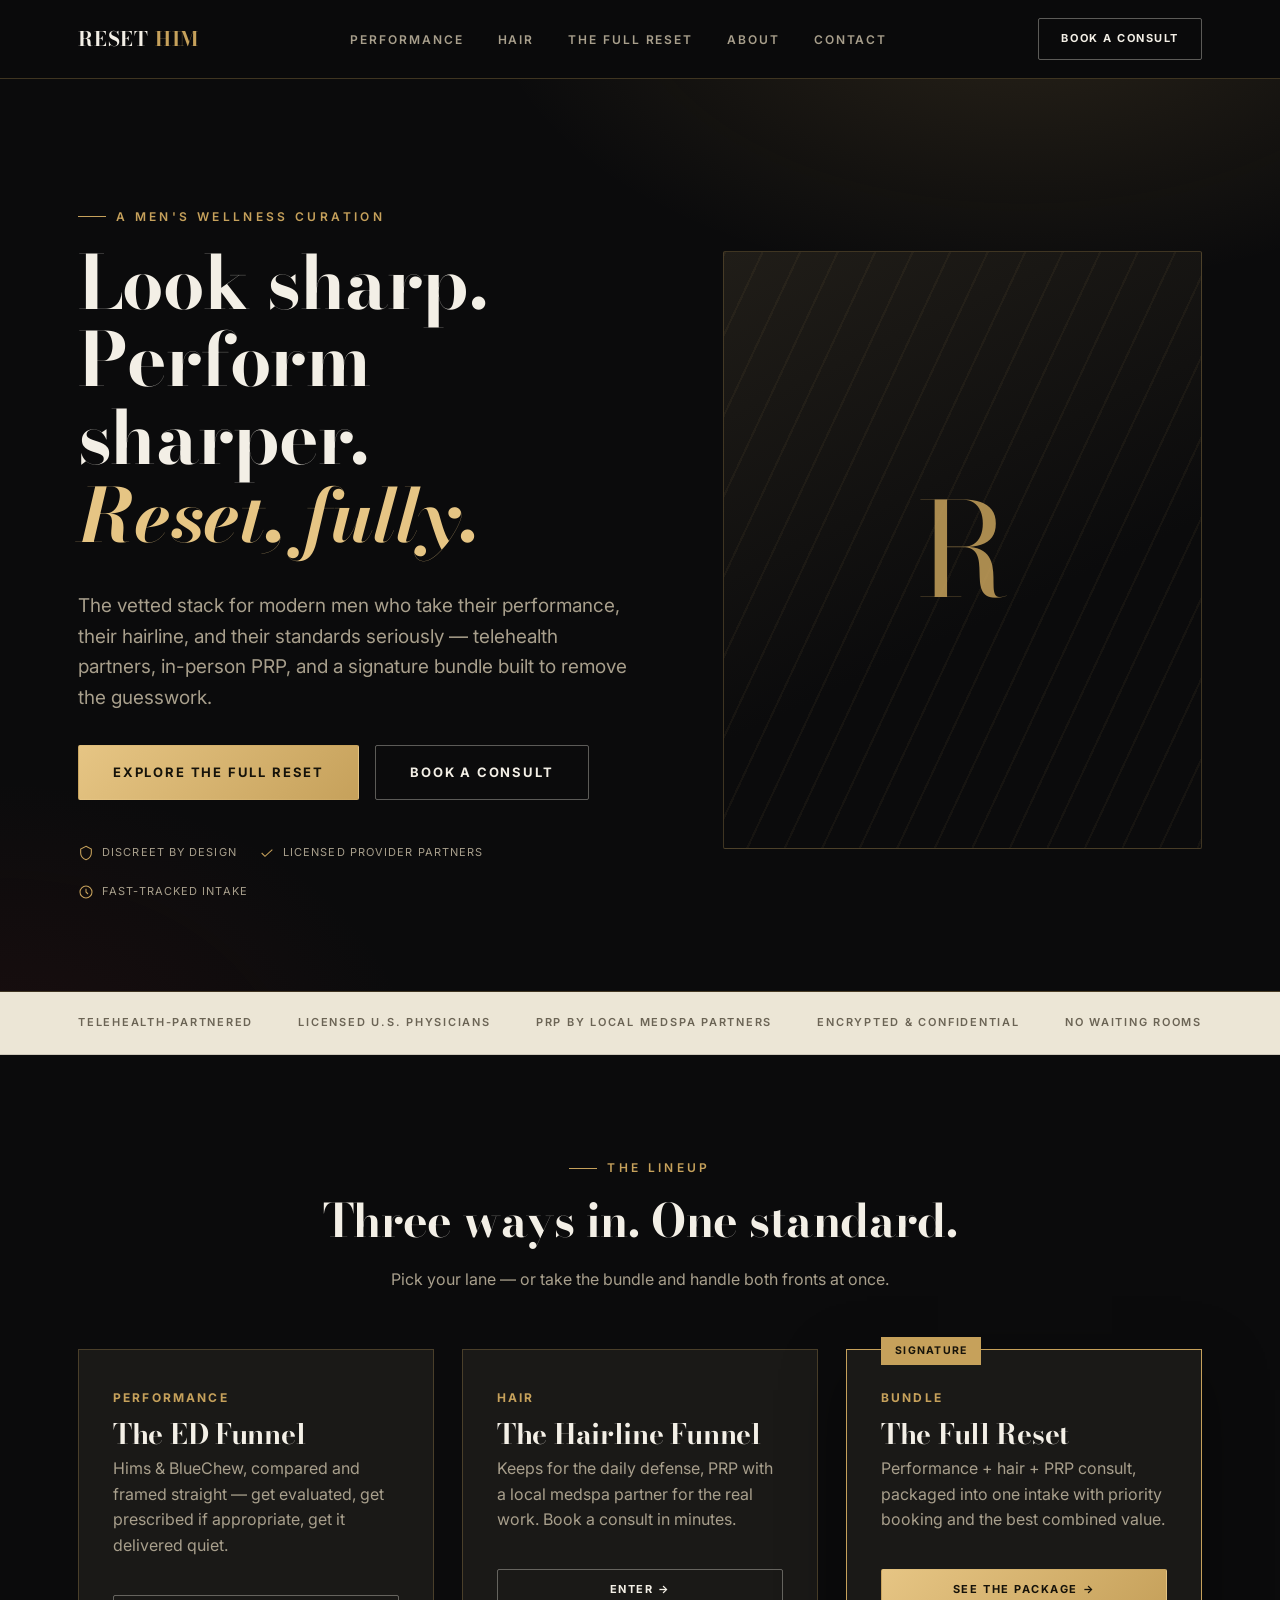
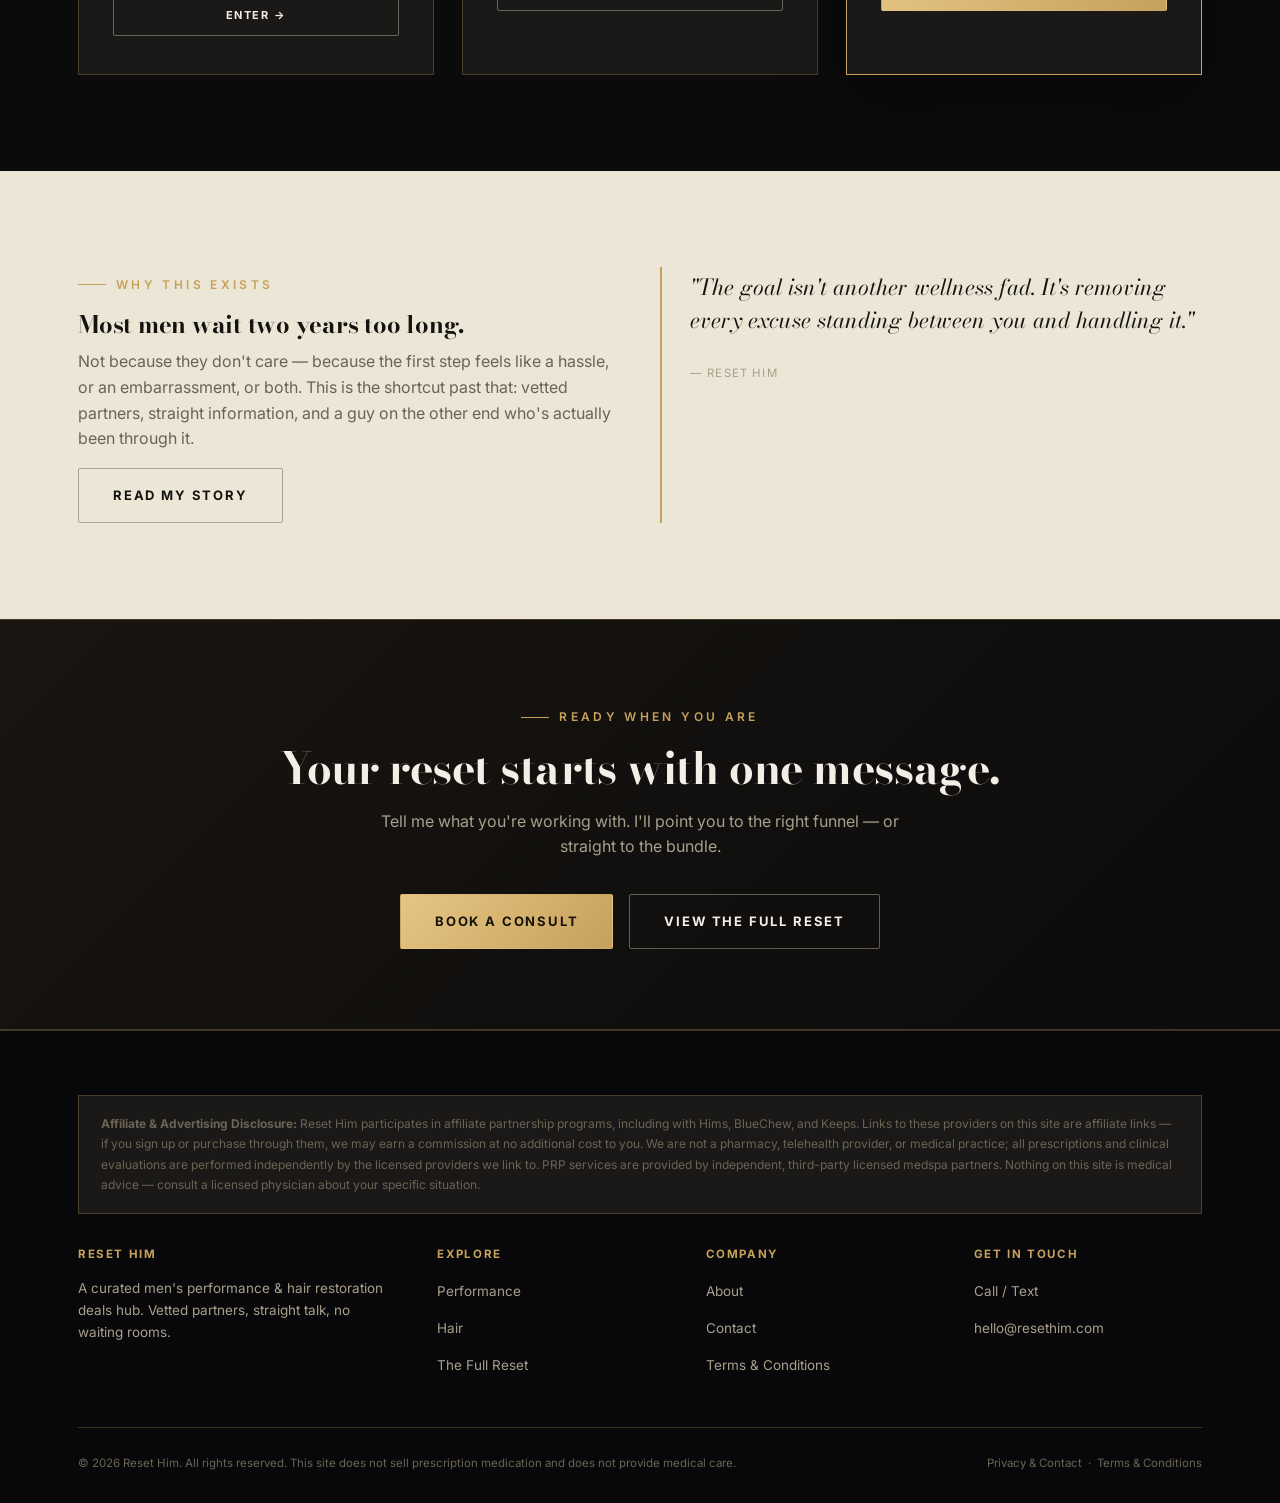
<file: index.html>
<!DOCTYPE html>
<html lang="en">
<head>
<meta charset="UTF-8">
<meta name="viewport" content="width=device-width, initial-scale=1.0">
<title>Reset Him — Performance, Hair &amp; Confidence for Men</title>
<meta name="description" content="A curated deals hub for men: ED performance, hair restoration, and a signature full-reset package. Discreet, vetted, done right.">
<link rel="icon" href="data:image/svg+xml,%3Csvg xmlns='http://www.w3.org/2000/svg' viewBox='0 0 100 100'%3E%3Crect width='100' height='100' fill='%230b0b0c'/%3E%3Ctext x='50' y='68' font-size='60' text-anchor='middle' fill='%23c6a15b' font-family='Georgia,serif'%3ER%3C/text%3E%3C/svg%3E">
<link rel="stylesheet" href="css/style.css">
</head>
<body>

<header class="site-header">
  <nav class="nav">
    <a href="index.html" class="logo">RESET <span>HIM</span></a>
    <ul class="nav-links">
      <li><a href="performance/index.html">Performance</a></li>
      <li><a href="hair/index.html">Hair</a></li>
      <li><a href="the-full-reset/index.html">The Full Reset</a></li>
      <li><a href="about/index.html">About</a></li>
      <li><a href="contact/index.html">Contact</a></li>
    </ul>
    <div class="nav-cta">
      <a href="contact/index.html" class="btn btn-outline btn-sm">Book a Consult</a>
      <button class="nav-toggle" aria-label="Menu"><span></span><span></span><span></span></button>
    </div>
  </nav>
</header>

<section class="hero">
  <div class="container hero-grid">
    <div>
      <div class="eyebrow">A Men's Wellness Curation</div>
      <h1>Look sharp.<br>Perform sharper.<br><em style="color:var(--gold-bright); font-style:italic;">Reset, fully.</em></h1>
      <p class="lede">The vetted stack for modern men who take their performance, their hairline, and their standards seriously — telehealth partners, in-person PRP, and a signature bundle built to remove the guesswork.</p>
      <div class="hero-actions">
        <a href="the-full-reset/index.html" class="btn btn-gold">Explore The Full Reset</a>
        <a href="contact/index.html" class="btn btn-outline">Book a Consult</a>
      </div>
      <div class="hero-badges">
        <span class="hero-badge"><svg viewBox="0 0 24 24" fill="none" stroke-width="1.6"><path d="M12 2l8 4v6c0 5-3.5 8.5-8 10-4.5-1.5-8-5-8-10V6l8-4z"/></svg>Discreet by design</span>
        <span class="hero-badge"><svg viewBox="0 0 24 24" fill="none" stroke-width="1.6"><path d="M4 12l5 5L20 7"/></svg>Licensed provider partners</span>
        <span class="hero-badge"><svg viewBox="0 0 24 24" fill="none" stroke-width="1.6"><circle cx="12" cy="12" r="9"/><path d="M12 7v5l3 3"/></svg>Fast-tracked intake</span>
      </div>
    </div>
    <div class="hero-visual"><span class="monogram">R</span></div>
  </div>
</section>

<div class="trust-strip">
  <div class="container">
    <span>Telehealth-Partnered</span>
    <span>Licensed U.S. Physicians</span>
    <span>PRP by Local Medspa Partners</span>
    <span>Encrypted &amp; Confidential</span>
    <span>No Waiting Rooms</span>
  </div>
</div>

<section class="section">
  <div class="container">
    <div class="section-head center" style="margin-left:auto;margin-right:auto;">
      <div class="eyebrow" style="justify-content:center;">The Lineup</div>
      <h2>Three ways in. One standard.</h2>
      <p>Pick your lane — or take the bundle and handle both fronts at once.</p>
    </div>

    <div class="grid-3">
      <a href="performance/index.html" class="offer-card" style="text-decoration:none;">
        <div class="offer-brand">Performance</div>
        <h3>The ED Funnel</h3>
        <p>Hims &amp; BlueChew, compared and framed straight — get evaluated, get prescribed if appropriate, get it delivered quiet.</p>
        <span class="btn btn-outline btn-sm" style="margin-top:20px;">Enter →</span>
      </a>
      <a href="hair/index.html" class="offer-card" style="text-decoration:none;">
        <div class="offer-brand">Hair</div>
        <h3>The Hairline Funnel</h3>
        <p>Keeps for the daily defense, PRP with a local medspa partner for the real work. Book a consult in minutes.</p>
        <span class="btn btn-outline btn-sm" style="margin-top:20px;">Enter →</span>
      </a>
      <a href="the-full-reset/index.html" class="offer-card featured" style="text-decoration:none;">
        <div class="offer-tag">Signature</div>
        <div class="offer-brand">Bundle</div>
        <h3>The Full Reset</h3>
        <p>Performance + hair + PRP consult, packaged into one intake with priority booking and the best combined value.</p>
        <span class="btn btn-gold btn-sm" style="margin-top:20px;">See the Package →</span>
      </a>
    </div>
  </div>
</section>

<section class="section on-light alt">
  <div class="container grid-2">
    <div>
      <div class="eyebrow">Why This Exists</div>
      <h2>Most men wait two years too long.</h2>
      <p>Not because they don't care — because the first step feels like a hassle, or an embarrassment, or both. This is the shortcut past that: vetted partners, straight information, and a guy on the other end who's actually been through it.</p>
      <a href="about/index.html" class="btn btn-outline on-light-btn">Read My Story</a>
    </div>
    <blockquote class="pull-quote">
      <p>"The goal isn't another wellness fad. It's removing every excuse standing between you and handling it."</p>
      <cite>— Reset Him</cite>
    </blockquote>
  </div>
</section>

<section class="cta-band">
  <div class="container">
    <div class="eyebrow" style="justify-content:center;">Ready When You Are</div>
    <h2>Your reset starts with one message.</h2>
    <p>Tell me what you're working with. I'll point you to the right funnel — or straight to the bundle.</p>
    <div class="hero-actions">
      <a href="contact/index.html" class="btn btn-gold">Book a Consult</a>
      <a href="the-full-reset/index.html" class="btn btn-outline">View The Full Reset</a>
    </div>
  </div>
</section>

<footer class="site-footer">
  <div class="container">
    <div class="disclosure">
      <strong>Affiliate &amp; Advertising Disclosure:</strong> Reset Him participates in affiliate partnership programs, including with Hims, BlueChew, and Keeps. Links to these providers on this site are affiliate links — if you sign up or purchase through them, we may earn a commission at no additional cost to you. We are not a pharmacy, telehealth provider, or medical practice; all prescriptions and clinical evaluations are performed independently by the licensed providers we link to. PRP services are provided by independent, third-party licensed medspa partners. Nothing on this site is medical advice — consult a licensed physician about your specific situation.
    </div>
    <div class="footer-grid">
      <div>
        <h4>Reset Him</h4>
        <p>A curated men's performance &amp; hair restoration deals hub. Vetted partners, straight talk, no waiting rooms.</p>
      </div>
      <div>
        <h4>Explore</h4>
        <ul>
          <li><a href="performance/index.html">Performance</a></li>
          <li><a href="hair/index.html">Hair</a></li>
          <li><a href="the-full-reset/index.html">The Full Reset</a></li>
        </ul>
      </div>
      <div>
        <h4>Company</h4>
        <ul>
          <li><a href="about/index.html">About</a></li>
          <li><a href="contact/index.html">Contact</a></li>
          <li><a href="terms/index.html">Terms &amp; Conditions</a></li>
        </ul>
      </div>
      <div>
        <h4>Get In Touch</h4>
        <ul>
          <li><a href="tel:+10000000000">Call / Text</a></li>
          <li><a href="mailto:hello@resethim.com">hello@resethim.com</a></li>
        </ul>
      </div>
    </div>
    <div class="footer-bottom">
      <p>&copy; <span id="year"></span> Reset Him. All rights reserved. This site does not sell prescription medication and does not provide medical care.</p>
      <p><a href="contact/index.html">Privacy &amp; Contact</a> &nbsp;·&nbsp; <a href="terms/index.html">Terms &amp; Conditions</a></p>
    </div>
  </div>
</footer>

<script src="js/main.js"></script>
<script>document.getElementById('year').textContent = new Date().getFullYear();</script>
</body>
</html>
</file>
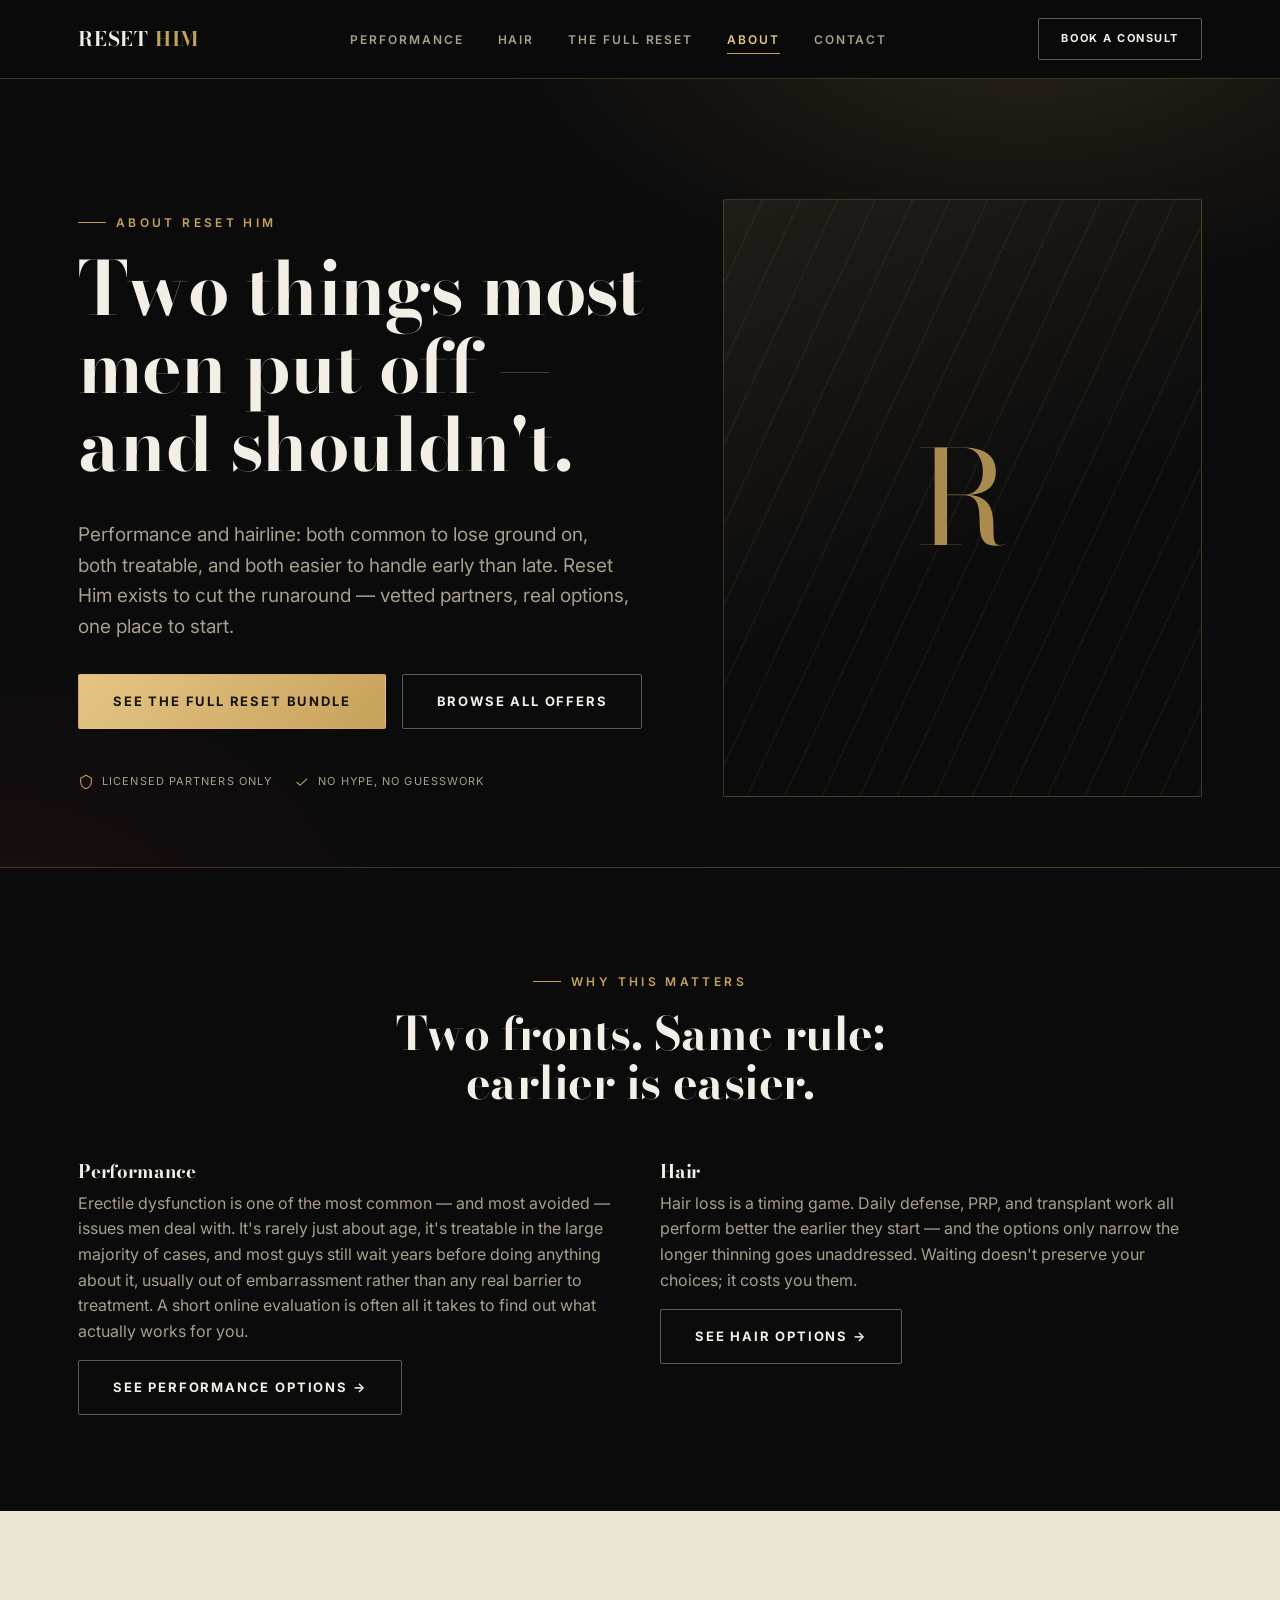
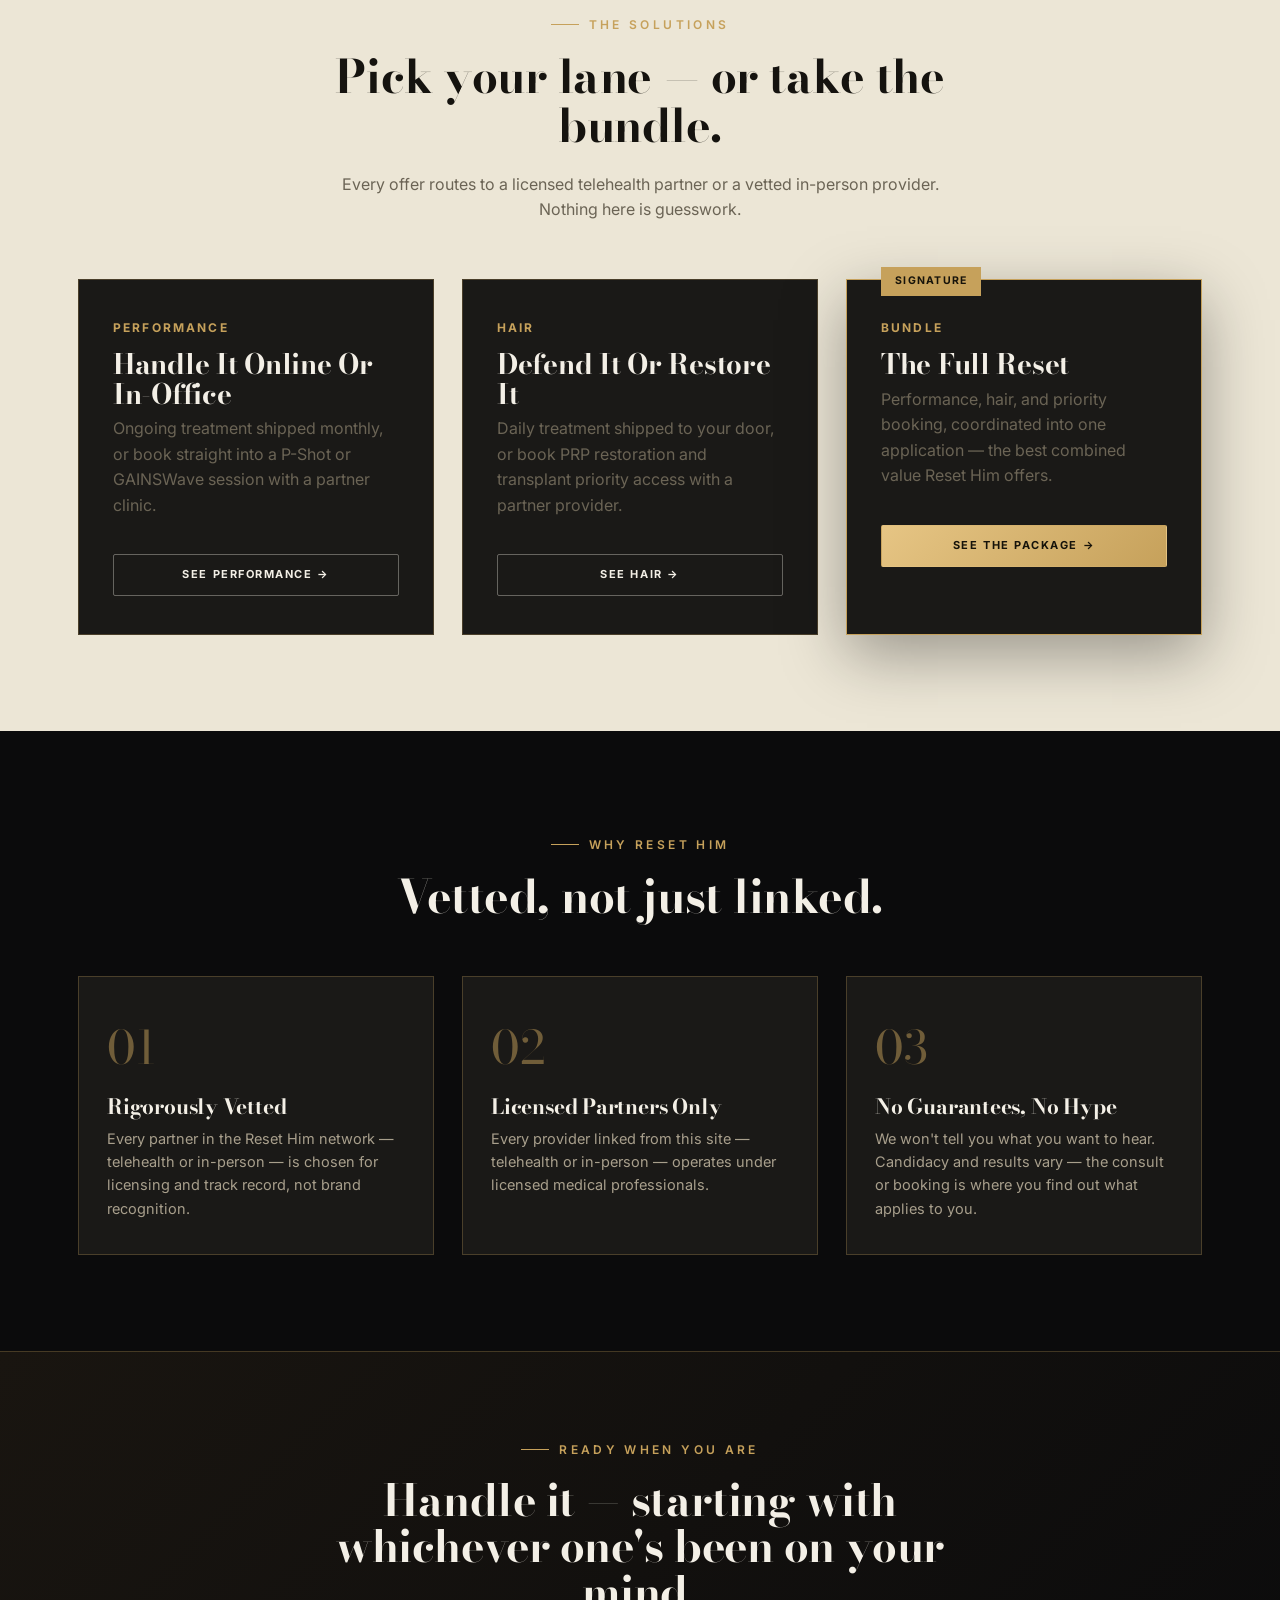
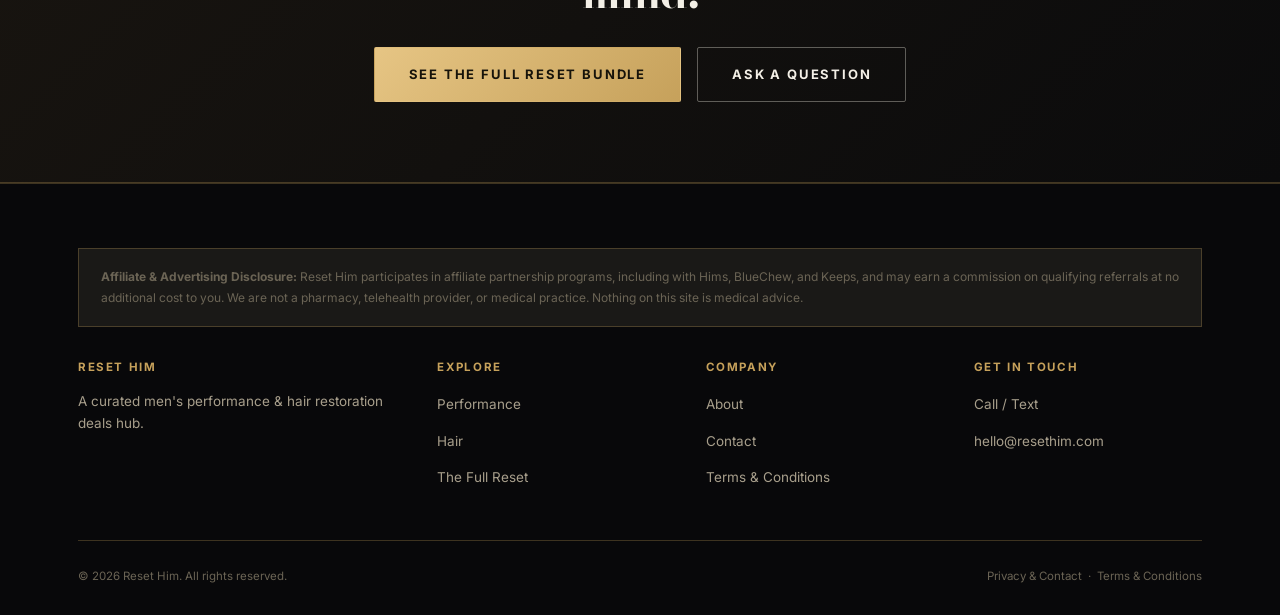
<file: about/index.html>
<!DOCTYPE html>
<html lang="en">
<head>
<meta charset="UTF-8">
<meta name="viewport" content="width=device-width, initial-scale=1.0">
<title>About — Reset Him</title>
<meta name="description" content="Why men's performance and hair health matter, and how Reset Him curates the fastest path to handling both — real options, vetted partners, no runaround.">
<link rel="icon" href="data:image/svg+xml,%3Csvg xmlns='http://www.w3.org/2000/svg' viewBox='0 0 100 100'%3E%3Crect width='100' height='100' fill='%230b0b0c'/%3E%3Ctext x='50' y='68' font-size='60' text-anchor='middle' fill='%23c6a15b' font-family='Georgia,serif'%3ER%3C/text%3E%3C/svg%3E">
<link rel="stylesheet" href="../css/style.css">
</head>
<body>

<header class="site-header">
  <nav class="nav">
    <a href="../index.html" class="logo">RESET <span>HIM</span></a>
    <ul class="nav-links">
      <li><a href="../performance/index.html">Performance</a></li>
      <li><a href="../hair/index.html">Hair</a></li>
      <li><a href="../the-full-reset/index.html">The Full Reset</a></li>
      <li><a href="../about/index.html" class="active">About</a></li>
      <li><a href="../contact/index.html">Contact</a></li>
    </ul>
    <div class="nav-cta">
      <a href="../contact/index.html" class="btn btn-outline btn-sm">Book a Consult</a>
      <button class="nav-toggle" aria-label="Menu"><span></span><span></span><span></span></button>
    </div>
  </nav>
</header>

<section class="hero" style="padding-bottom:70px;">
  <div class="container hero-grid">
    <div>
      <div class="eyebrow">About Reset Him</div>
      <h1>Two things most men put off — and shouldn't.</h1>
      <p class="lede">Performance and hairline: both common to lose ground on, both treatable, and both easier to handle early than late. Reset Him exists to cut the runaround — vetted partners, real options, one place to start.</p>
      <div class="hero-actions">
        <a href="../the-full-reset/index.html" class="btn btn-gold">See The Full Reset Bundle</a>
        <a href="../index.html" class="btn btn-outline">Browse All Offers</a>
      </div>
      <div class="hero-badges">
        <span class="hero-badge"><svg viewBox="0 0 24 24" fill="none" stroke-width="1.6"><path d="M12 2l8 4v6c0 5-3.5 8.5-8 10-4.5-1.5-8-5-8-10V6l8-4z"/></svg>Licensed partners only</span>
        <span class="hero-badge"><svg viewBox="0 0 24 24" fill="none" stroke-width="1.6"><path d="M4 12l5 5L20 7"/></svg>No hype, no guesswork</span>
      </div>
    </div>
    <div class="hero-visual"><span class="monogram">R</span></div>
  </div>
</section>

<section class="section">
  <div class="container">
    <div class="section-head center" style="margin-left:auto;margin-right:auto;">
      <div class="eyebrow" style="justify-content:center;">Why This Matters</div>
      <h2>Two fronts. Same rule: earlier is easier.</h2>
    </div>
    <div class="grid-2">
      <div>
        <h3>Performance</h3>
        <p>Erectile dysfunction is one of the most common — and most avoided — issues men deal with. It's rarely just about age, it's treatable in the large majority of cases, and most guys still wait years before doing anything about it, usually out of embarrassment rather than any real barrier to treatment. A short online evaluation is often all it takes to find out what actually works for you.</p>
        <a href="../performance/index.html" class="btn btn-outline">See Performance Options →</a>
      </div>
      <div>
        <h3>Hair</h3>
        <p>Hair loss is a timing game. Daily defense, PRP, and transplant work all perform better the earlier they start — and the options only narrow the longer thinning goes unaddressed. Waiting doesn't preserve your choices; it costs you them.</p>
        <a href="../hair/index.html" class="btn btn-outline">See Hair Options →</a>
      </div>
    </div>
  </div>
</section>

<section class="section on-light alt">
  <div class="container">
    <div class="section-head center" style="margin-left:auto;margin-right:auto;">
      <div class="eyebrow" style="justify-content:center;">The Solutions</div>
      <h2>Pick your lane — or take the bundle.</h2>
      <p>Every offer routes to a licensed telehealth partner or a vetted in-person provider. Nothing here is guesswork.</p>
    </div>
    <div class="grid-3">
      <a href="../performance/index.html" class="offer-card" style="text-decoration:none;">
        <div class="offer-brand">Performance</div>
        <h3>Handle It Online Or In-Office</h3>
        <p>Ongoing treatment shipped monthly, or book straight into a P-Shot or GAINSWave session with a partner clinic.</p>
        <span class="btn btn-outline btn-sm" style="margin-top:20px;">See Performance →</span>
      </a>
      <a href="../hair/index.html" class="offer-card" style="text-decoration:none;">
        <div class="offer-brand">Hair</div>
        <h3>Defend It Or Restore It</h3>
        <p>Daily treatment shipped to your door, or book PRP restoration and transplant priority access with a partner provider.</p>
        <span class="btn btn-outline btn-sm" style="margin-top:20px;">See Hair →</span>
      </a>
      <a href="../the-full-reset/index.html" class="offer-card featured" style="text-decoration:none;">
        <div class="offer-tag">Signature</div>
        <div class="offer-brand">Bundle</div>
        <h3>The Full Reset</h3>
        <p>Performance, hair, and priority booking, coordinated into one application — the best combined value Reset Him offers.</p>
        <span class="btn btn-gold btn-sm" style="margin-top:20px;">See The Package →</span>
      </a>
    </div>
  </div>
</section>

<section class="section">
  <div class="container">
    <div class="section-head center" style="margin-left:auto;margin-right:auto;">
      <div class="eyebrow" style="justify-content:center;">Why Reset Him</div>
      <h2>Vetted, not just linked.</h2>
    </div>
    <div class="grid-3">
      <div class="step">
        <div class="num">01</div>
        <h3>Rigorously Vetted</h3>
        <p>Every partner in the Reset Him network — telehealth or in-person — is chosen for licensing and track record, not brand recognition.</p>
      </div>
      <div class="step">
        <div class="num">02</div>
        <h3>Licensed Partners Only</h3>
        <p>Every provider linked from this site — telehealth or in-person — operates under licensed medical professionals.</p>
      </div>
      <div class="step">
        <div class="num">03</div>
        <h3>No Guarantees, No Hype</h3>
        <p>We won't tell you what you want to hear. Candidacy and results vary — the consult or booking is where you find out what applies to you.</p>
      </div>
    </div>
  </div>
</section>

<section class="cta-band">
  <div class="container">
    <div class="eyebrow" style="justify-content:center;">Ready When You Are</div>
    <h2>Handle it — starting with whichever one's been on your mind.</h2>
    <div class="hero-actions">
      <a href="../the-full-reset/index.html" class="btn btn-gold">See The Full Reset Bundle</a>
      <a href="../contact/index.html" class="btn btn-outline">Ask A Question</a>
    </div>
  </div>
</section>

<footer class="site-footer">
  <div class="container">
    <div class="disclosure">
      <strong>Affiliate &amp; Advertising Disclosure:</strong> Reset Him participates in affiliate partnership programs, including with Hims, BlueChew, and Keeps, and may earn a commission on qualifying referrals at no additional cost to you. We are not a pharmacy, telehealth provider, or medical practice. Nothing on this site is medical advice.
    </div>
    <div class="footer-grid">
      <div>
        <h4>Reset Him</h4>
        <p>A curated men's performance &amp; hair restoration deals hub.</p>
      </div>
      <div>
        <h4>Explore</h4>
        <ul>
          <li><a href="../performance/index.html">Performance</a></li>
          <li><a href="../hair/index.html">Hair</a></li>
          <li><a href="../the-full-reset/index.html">The Full Reset</a></li>
        </ul>
      </div>
      <div>
        <h4>Company</h4>
        <ul>
          <li><a href="../about/index.html">About</a></li>
          <li><a href="../contact/index.html">Contact</a></li>
          <li><a href="../terms/index.html">Terms &amp; Conditions</a></li>
        </ul>
      </div>
      <div>
        <h4>Get In Touch</h4>
        <ul>
          <li><a href="tel:+10000000000">Call / Text</a></li>
          <li><a href="mailto:hello@resethim.com">hello@resethim.com</a></li>
        </ul>
      </div>
    </div>
    <div class="footer-bottom">
      <p>&copy; <span id="year"></span> Reset Him. All rights reserved.</p>
      <p><a href="../contact/index.html">Privacy &amp; Contact</a> &nbsp;·&nbsp; <a href="../terms/index.html">Terms &amp; Conditions</a></p>
    </div>
  </div>
</footer>

<script src="../js/main.js"></script>
<script>document.getElementById('year').textContent = new Date().getFullYear();</script>
</body>
</html>
</file>
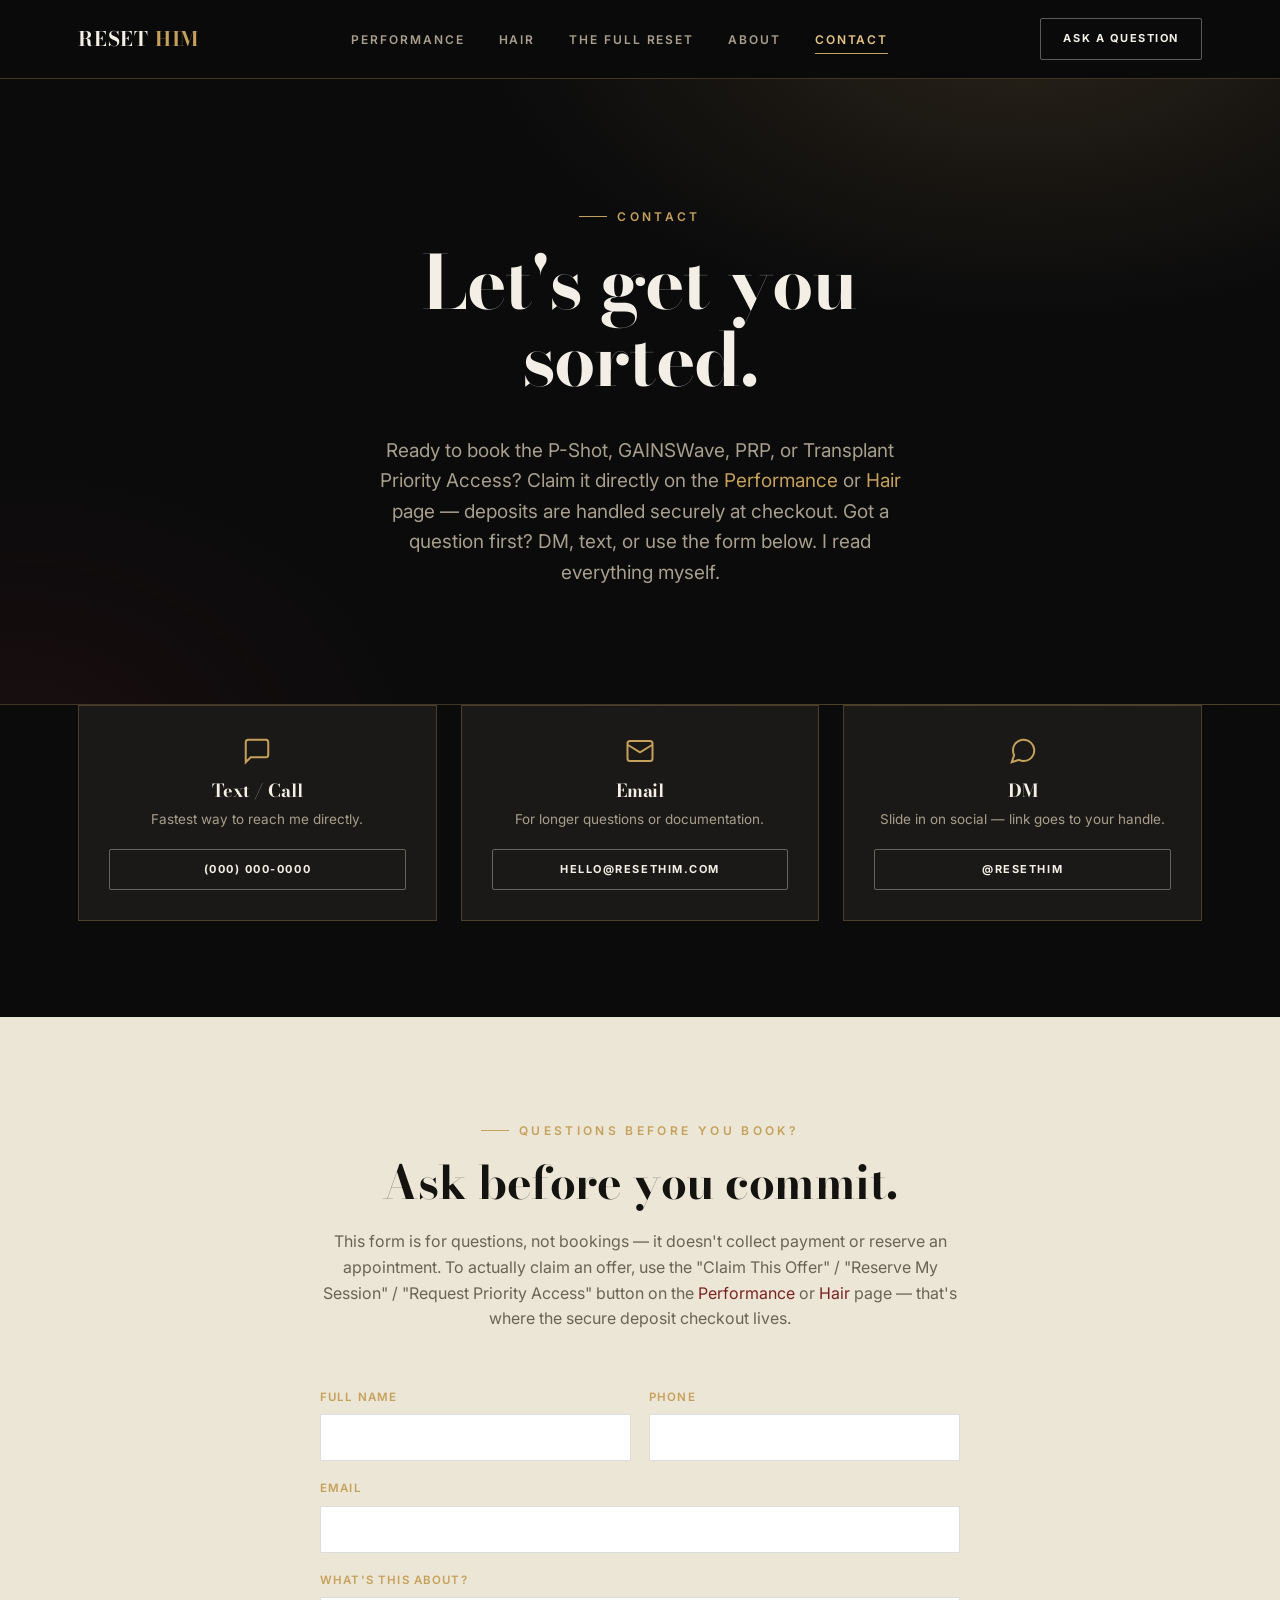
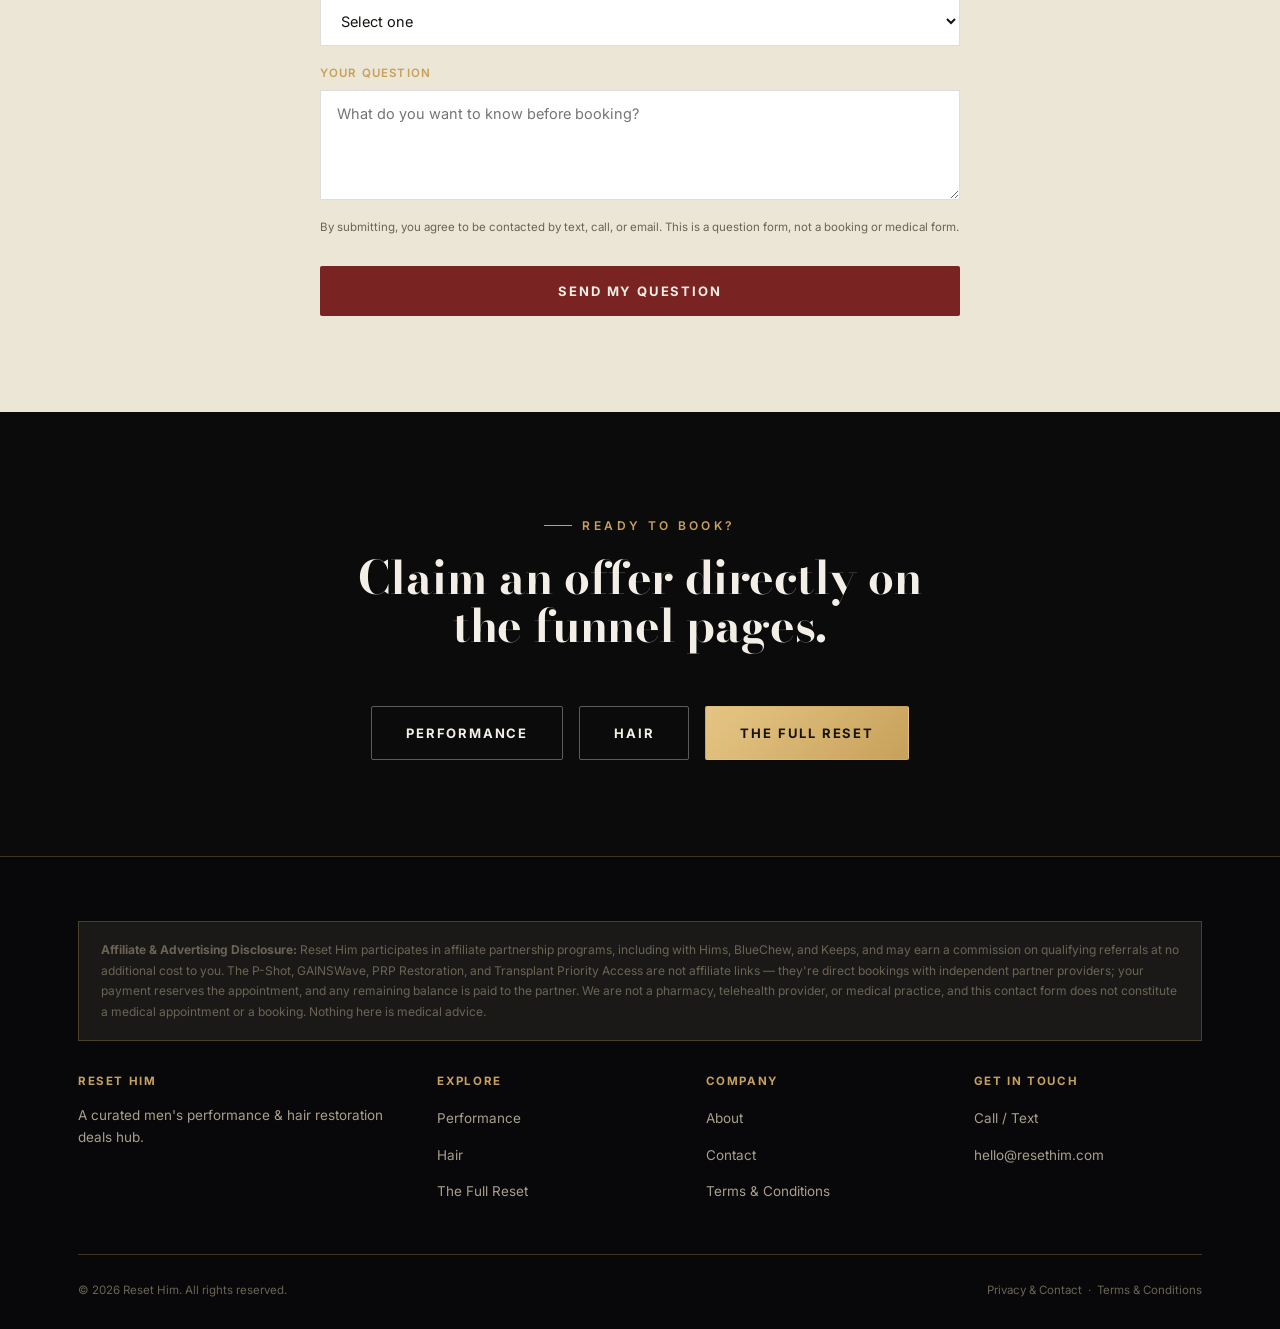
<file: contact/index.html>
<!DOCTYPE html>
<html lang="en">
<head>
<meta charset="UTF-8">
<meta name="viewport" content="width=device-width, initial-scale=1.0">
<title>Contact — Reset Him</title>
<meta name="description" content="DM, text, or ask a question before you book. Ready to claim an offer? Head to the Performance or Hair page — booking happens right on the offer card.">
<link rel="icon" href="data:image/svg+xml,%3Csvg xmlns='http://www.w3.org/2000/svg' viewBox='0 0 100 100'%3E%3Crect width='100' height='100' fill='%230b0b0c'/%3E%3Ctext x='50' y='68' font-size='60' text-anchor='middle' fill='%23c6a15b' font-family='Georgia,serif'%3ER%3C/text%3E%3C/svg%3E">
<link rel="stylesheet" href="../css/style.css">
</head>
<body>

<header class="site-header">
  <nav class="nav">
    <a href="../index.html" class="logo">RESET <span>HIM</span></a>
    <ul class="nav-links">
      <li><a href="../performance/index.html">Performance</a></li>
      <li><a href="../hair/index.html">Hair</a></li>
      <li><a href="../the-full-reset/index.html">The Full Reset</a></li>
      <li><a href="../about/index.html">About</a></li>
      <li><a href="../contact/index.html" class="active">Contact</a></li>
    </ul>
    <div class="nav-cta">
      <a href="#ask" class="btn btn-outline btn-sm">Ask a Question</a>
      <button class="nav-toggle" aria-label="Menu"><span></span><span></span><span></span></button>
    </div>
  </nav>
</header>

<section class="hero" style="padding-bottom:60px;">
  <div class="container">
    <div class="section-head center" style="margin-left:auto;margin-right:auto;">
      <div class="eyebrow" style="justify-content:center;">Contact</div>
      <h1>Let's get you sorted.</h1>
      <p class="lede" style="margin:0 auto;">Ready to book the P-Shot, GAINSWave, PRP, or Transplant Priority Access? Claim it directly on the <a href="../performance/index.html" style="color:var(--gold);">Performance</a> or <a href="../hair/index.html" style="color:var(--gold);">Hair</a> page — deposits are handled securely at checkout. Got a question first? DM, text, or use the form below. I read everything myself.</p>
    </div>
  </div>
</section>

<section class="section" style="padding-top:0;">
  <div class="container">
    <div class="contact-tiles">
      <div class="contact-tile">
        <svg viewBox="0 0 24 24" fill="none" stroke-width="1.6"><path d="M21 15a2 2 0 01-2 2H7l-4 4V5a2 2 0 012-2h14a2 2 0 012 2z"/></svg>
        <h3>Text / Call</h3>
        <p>Fastest way to reach me directly.</p>
        <!-- Replace with your real phone number -->
        <a href="tel:+10000000000" class="btn btn-outline btn-sm btn-block">(000) 000-0000</a>
      </div>
      <div class="contact-tile">
        <svg viewBox="0 0 24 24" fill="none" stroke-width="1.6"><rect x="2" y="4" width="20" height="16" rx="2"/><path d="M2 7l10 6 10-6"/></svg>
        <h3>Email</h3>
        <p>For longer questions or documentation.</p>
        <a href="mailto:hello@resethim.com" class="btn btn-outline btn-sm btn-block">hello@resethim.com</a>
      </div>
      <div class="contact-tile">
        <svg viewBox="0 0 24 24" fill="none" stroke-width="1.6"><path d="M21 11.5a8.38 8.38 0 01-.9 3.8 8.5 8.5 0 01-7.6 4.7 8.38 8.38 0 01-3.8-.9L3 21l1.9-5.7a8.38 8.38 0 01-.9-3.8 8.5 8.5 0 014.7-7.6 8.38 8.38 0 013.8-.9h.5a8.48 8.48 0 018 8v.5z"/></svg>
        <h3>DM</h3>
        <p>Slide in on social — link goes to your handle.</p>
        <!-- Replace with your real social/DM link -->
        <a href="https://instagram.com/" target="_blank" rel="noopener" class="btn btn-outline btn-sm btn-block">@resethim</a>
      </div>
    </div>
  </div>
</section>

<section class="section on-light alt" id="ask">
  <div class="container">
    <div class="section-head center" style="margin-left:auto;margin-right:auto;">
      <div class="eyebrow" style="justify-content:center;">Questions Before You Book?</div>
      <h2>Ask before you commit.</h2>
      <p>This form is for questions, not bookings — it doesn't collect payment or reserve an appointment. To actually claim an offer, use the "Claim This Offer" / "Reserve My Session" / "Request Priority Access" button on the <a href="../performance/index.html" style="color:var(--maroon);">Performance</a> or <a href="../hair/index.html" style="color:var(--maroon);">Hair</a> page — that's where the secure deposit checkout lives.</p>
    </div>

    <div style="max-width:640px;margin:0 auto;">
      <div class="form-success" id="formSuccess">
        Got it — thanks. I'll get back to you within one business day.
      </div>

      <form name="contact-question" method="POST" data-netlify="true" netlify-honeypot="bot-field" class="form" id="bookingForm">
        <input type="hidden" name="form-name" value="contact-question">
        <p class="hp-field"><label>Don't fill this out: <input name="bot-field"></label></p>

        <div class="form-row">
          <div>
            <label for="name">Full Name</label>
            <input type="text" id="name" name="name" required>
          </div>
          <div>
            <label for="phone">Phone</label>
            <input type="tel" id="phone" name="phone">
          </div>
        </div>

        <div>
          <label for="email">Email</label>
          <input type="email" id="email" name="email" required>
        </div>

        <div>
          <label for="interest">What's this about?</label>
          <select id="interest" name="interest" required>
            <option value="">Select one</option>
            <option value="Performance — Daily Plan">Performance — The Daily Plan</option>
            <option value="Performance — P-Shot">Performance — The P-Shot</option>
            <option value="Performance — GAINSWave">Performance — GAINSWave Therapy</option>
            <option value="Hair — Daily Plan">Hair — The Daily Plan</option>
            <option value="Hair — PRP Restoration">Hair — PRP Restoration</option>
            <option value="Hair — Transplant Priority Access">Hair — Transplant Priority Access</option>
            <option value="The Full Reset Bundle">The Full Reset Bundle</option>
            <option value="Something Else">Something else</option>
          </select>
        </div>

        <div>
          <label for="notes">Your question</label>
          <textarea id="notes" name="notes" placeholder="What do you want to know before booking?" required></textarea>
        </div>

        <p class="field-note">By submitting, you agree to be contacted by text, call, or email. This is a question form, not a booking or medical form.</p>

        <button type="submit" class="btn btn-maroon btn-block">Send My Question</button>
      </form>
    </div>
  </div>
</section>

<section class="section">
  <div class="container">
    <div class="section-head center" style="margin-left:auto;margin-right:auto;">
      <div class="eyebrow" style="justify-content:center;">Ready to Book?</div>
      <h2>Claim an offer directly on the funnel pages.</h2>
    </div>
    <div class="hero-actions" style="justify-content:center;">
      <a href="../performance/index.html" class="btn btn-outline">Performance</a>
      <a href="../hair/index.html" class="btn btn-outline">Hair</a>
      <a href="../the-full-reset/index.html" class="btn btn-gold">The Full Reset</a>
    </div>
  </div>
</section>

<footer class="site-footer">
  <div class="container">
    <div class="disclosure">
      <strong>Affiliate &amp; Advertising Disclosure:</strong> Reset Him participates in affiliate partnership programs, including with Hims, BlueChew, and Keeps, and may earn a commission on qualifying referrals at no additional cost to you. The P-Shot, GAINSWave, PRP Restoration, and Transplant Priority Access are not affiliate links — they're direct bookings with independent partner providers; your payment reserves the appointment, and any remaining balance is paid to the partner. We are not a pharmacy, telehealth provider, or medical practice, and this contact form does not constitute a medical appointment or a booking. Nothing here is medical advice.
    </div>
    <div class="footer-grid">
      <div>
        <h4>Reset Him</h4>
        <p>A curated men's performance &amp; hair restoration deals hub.</p>
      </div>
      <div>
        <h4>Explore</h4>
        <ul>
          <li><a href="../performance/index.html">Performance</a></li>
          <li><a href="../hair/index.html">Hair</a></li>
          <li><a href="../the-full-reset/index.html">The Full Reset</a></li>
        </ul>
      </div>
      <div>
        <h4>Company</h4>
        <ul>
          <li><a href="../about/index.html">About</a></li>
          <li><a href="../contact/index.html">Contact</a></li>
          <li><a href="../terms/index.html">Terms &amp; Conditions</a></li>
        </ul>
      </div>
      <div>
        <h4>Get In Touch</h4>
        <ul>
          <li><a href="tel:+10000000000">Call / Text</a></li>
          <li><a href="mailto:hello@resethim.com">hello@resethim.com</a></li>
        </ul>
      </div>
    </div>
    <div class="footer-bottom">
      <p>&copy; <span id="year"></span> Reset Him. All rights reserved.</p>
      <p><a href="../contact/index.html">Privacy &amp; Contact</a> &nbsp;·&nbsp; <a href="../terms/index.html">Terms &amp; Conditions</a></p>
    </div>
  </div>
</footer>

<script src="../js/main.js"></script>
<script>document.getElementById('year').textContent = new Date().getFullYear();</script>
</body>
</html>
</file>
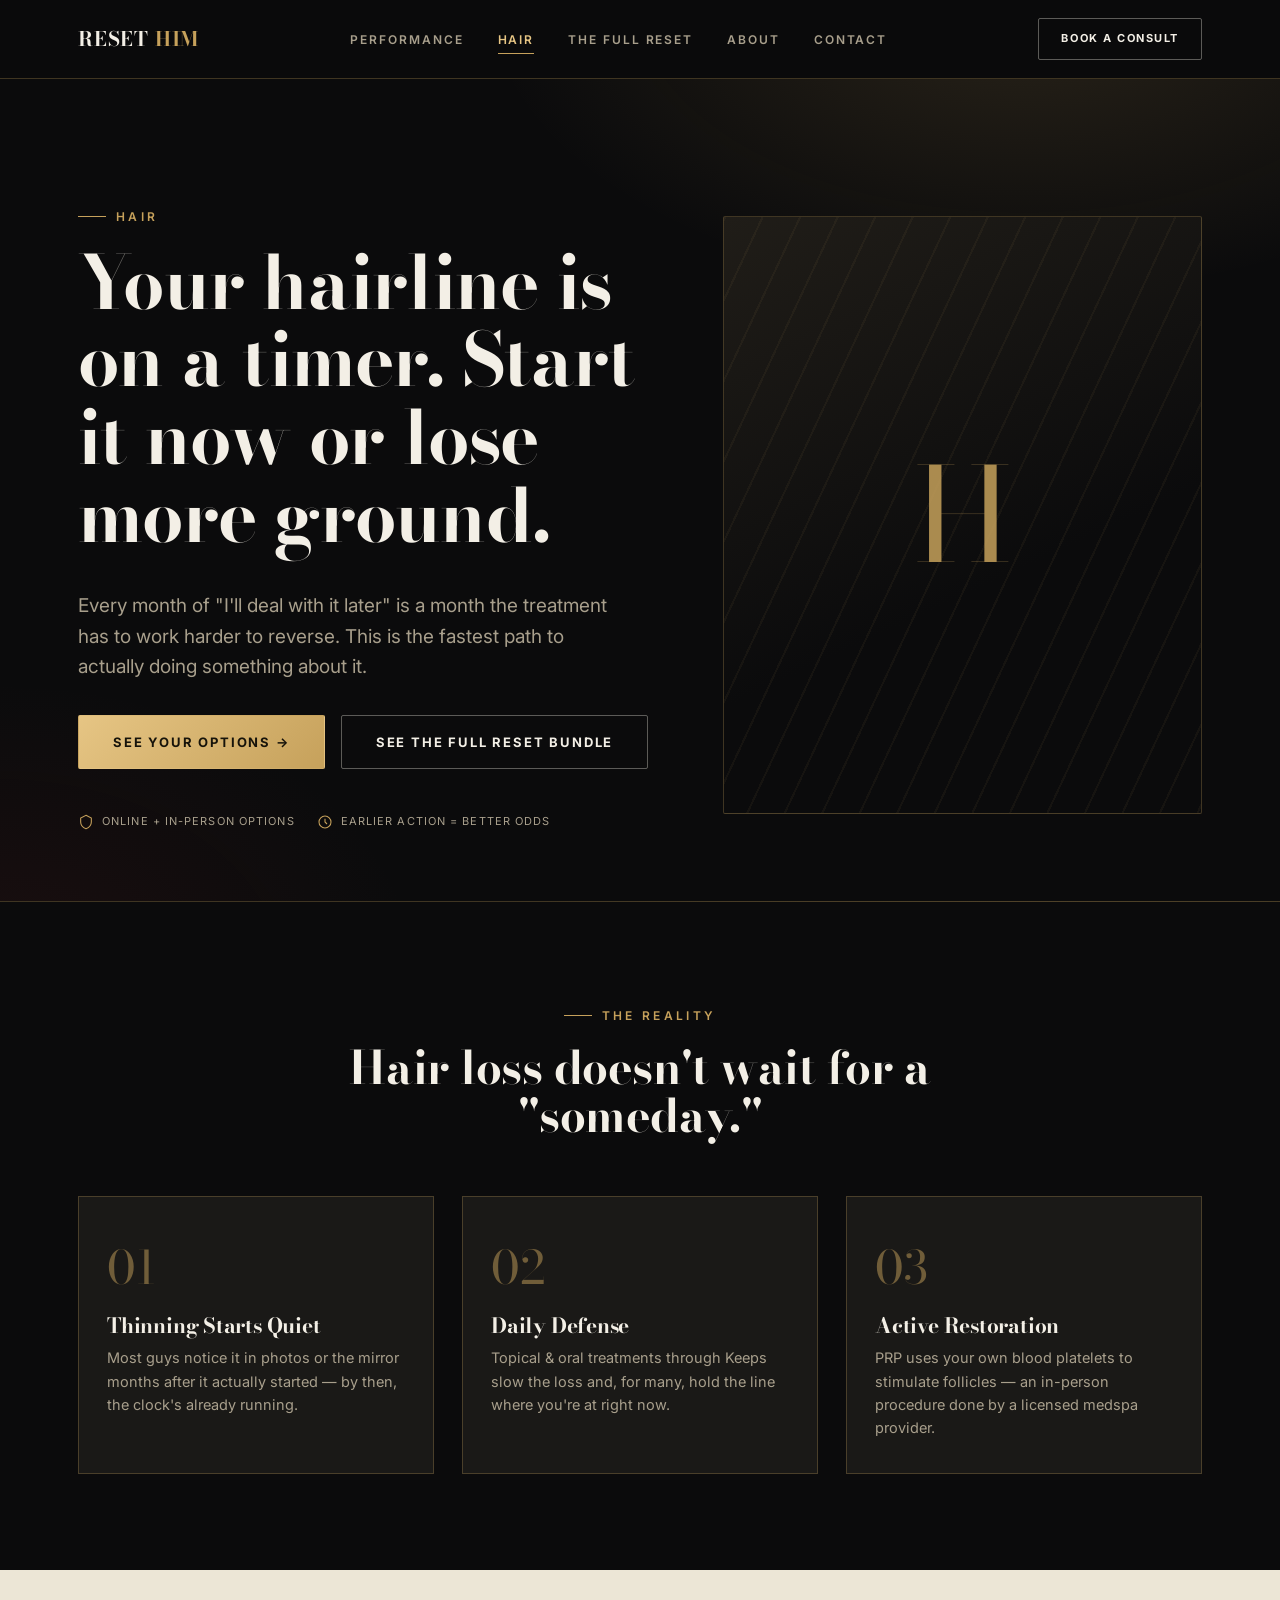
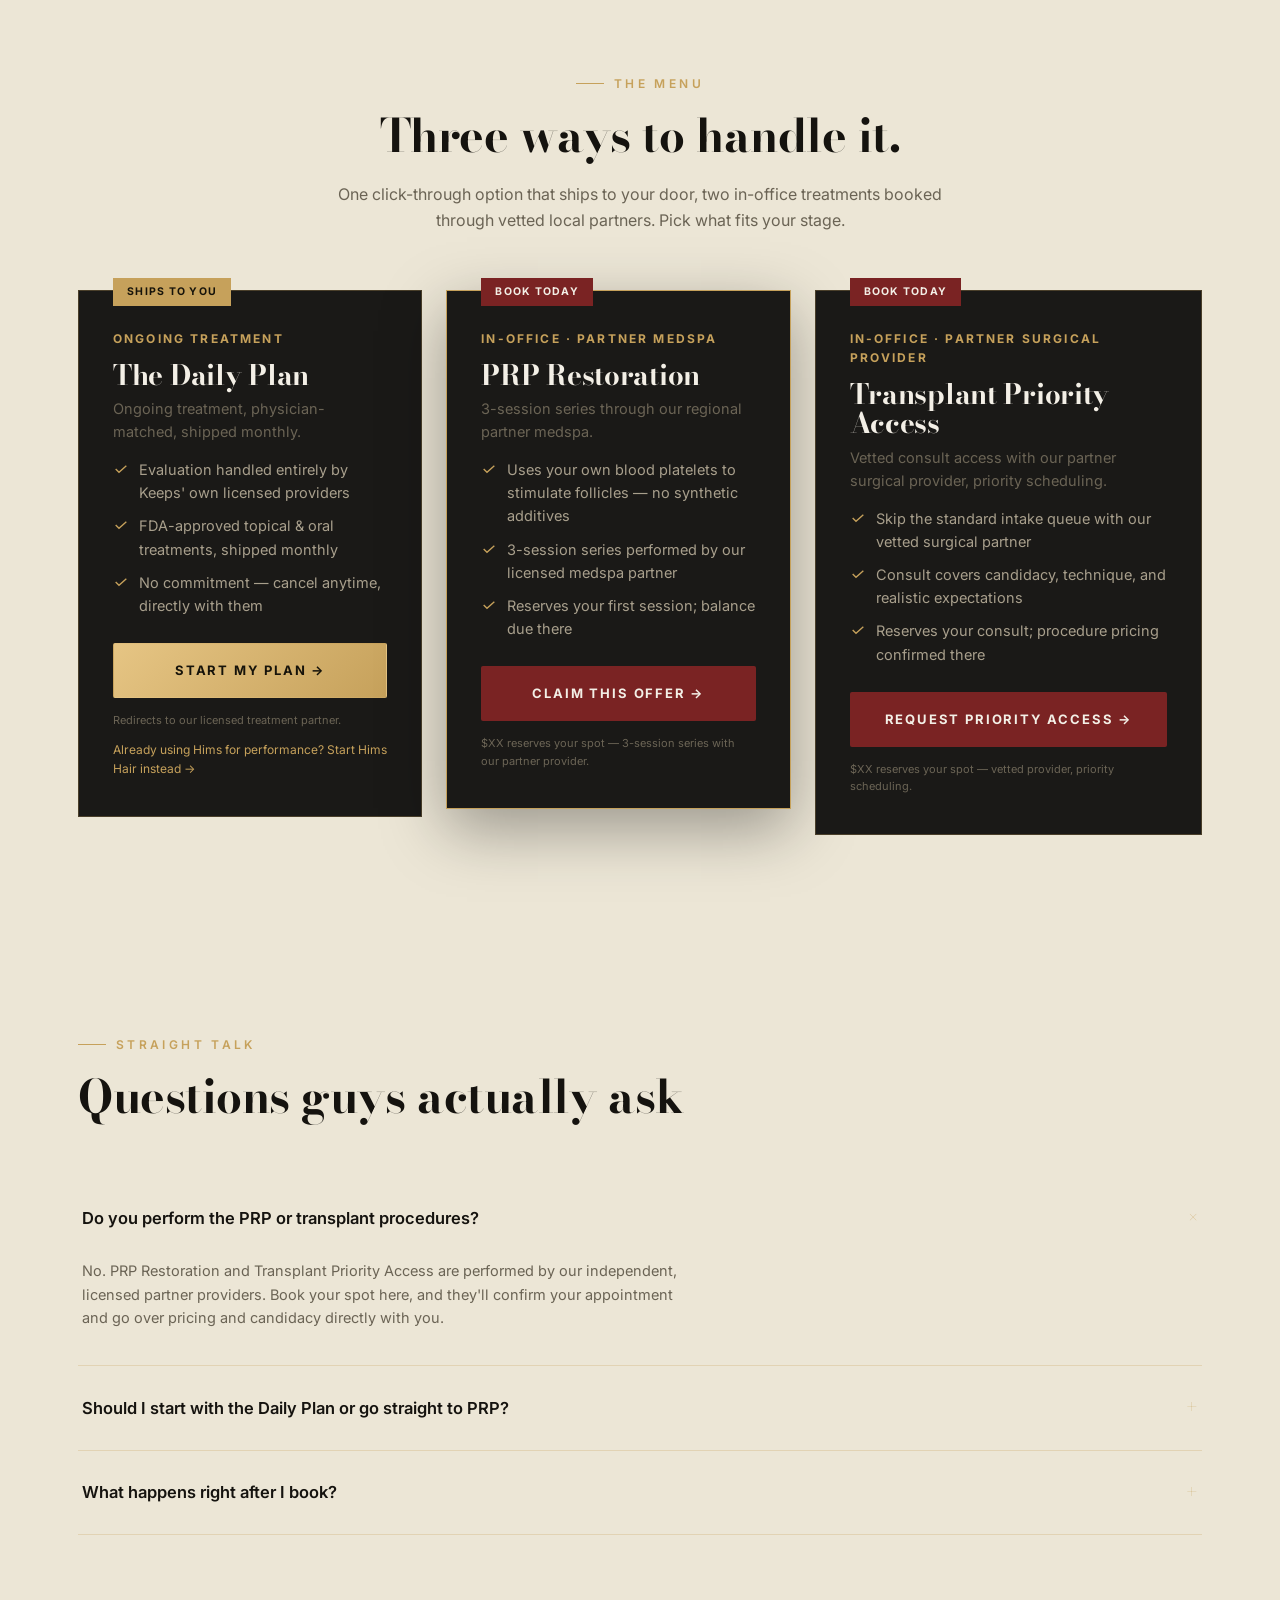
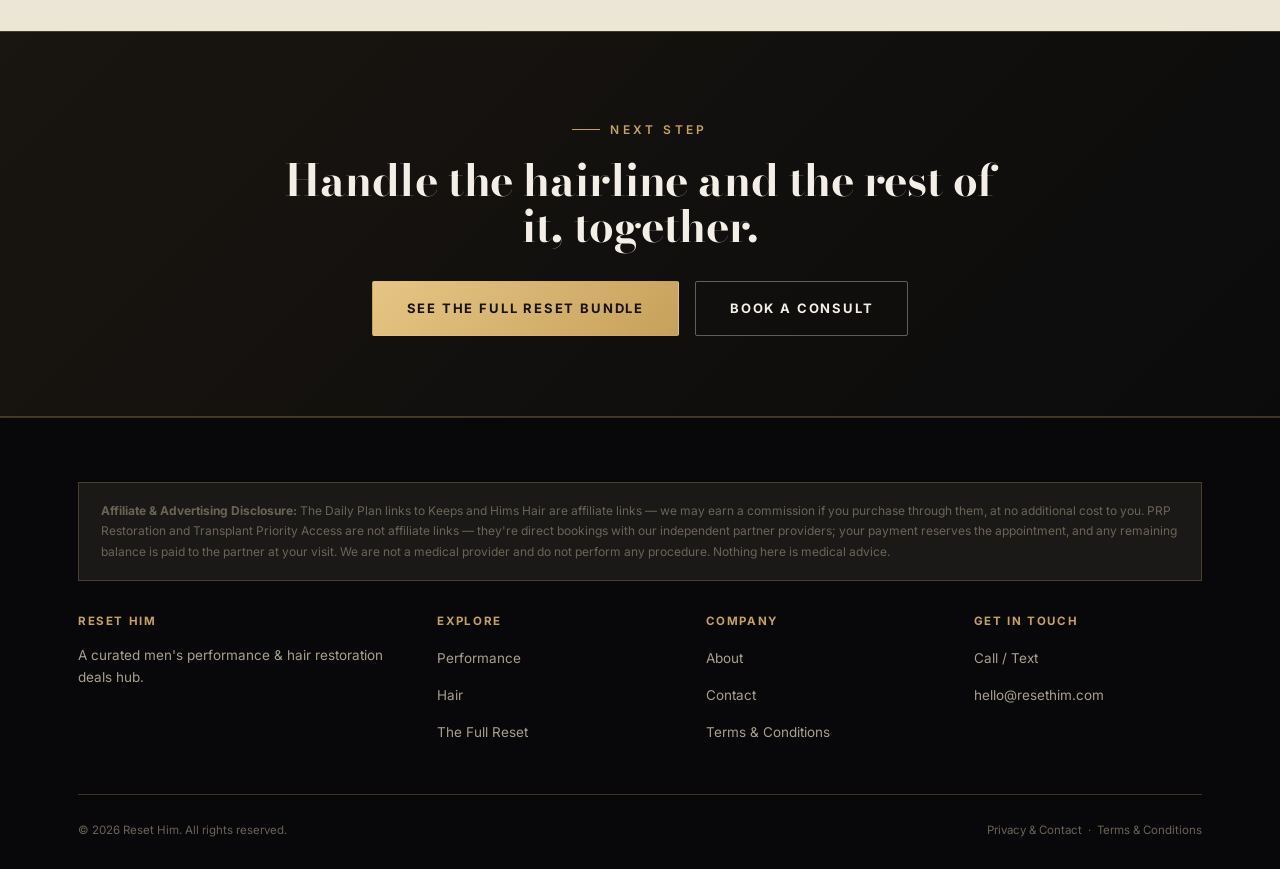
<file: hair/index.html>
<!DOCTYPE html>
<html lang="en">
<head>
<meta charset="UTF-8">
<meta name="viewport" content="width=device-width, initial-scale=1.0">
<title>Hair — Reset Him</title>
<meta name="description" content="Three ways to handle hair loss: ongoing treatment via Keeps/Hims Hair, or in-office PRP and transplant priority access booked through our partner providers.">
<link rel="icon" href="data:image/svg+xml,%3Csvg xmlns='http://www.w3.org/2000/svg' viewBox='0 0 100 100'%3E%3Crect width='100' height='100' fill='%230b0b0c'/%3E%3Ctext x='50' y='68' font-size='60' text-anchor='middle' fill='%23c6a15b' font-family='Georgia,serif'%3ER%3C/text%3E%3C/svg%3E">
<link rel="stylesheet" href="../css/style.css">
</head>
<body>

<header class="site-header">
  <nav class="nav">
    <a href="../index.html" class="logo">RESET <span>HIM</span></a>
    <ul class="nav-links">
      <li><a href="../performance/index.html">Performance</a></li>
      <li><a href="../hair/index.html" class="active">Hair</a></li>
      <li><a href="../the-full-reset/index.html">The Full Reset</a></li>
      <li><a href="../about/index.html">About</a></li>
      <li><a href="../contact/index.html">Contact</a></li>
    </ul>
    <div class="nav-cta">
      <a href="../contact/index.html" class="btn btn-outline btn-sm">Book a Consult</a>
      <button class="nav-toggle" aria-label="Menu"><span></span><span></span><span></span></button>
    </div>
  </nav>
</header>

<section class="hero" style="padding-bottom:70px;">
  <div class="container hero-grid">
    <div>
      <div class="eyebrow">Hair</div>
      <h1>Your hairline is on a timer. Start it now or lose more ground.</h1>
      <p class="lede">Every month of "I'll deal with it later" is a month the treatment has to work harder to reverse. This is the fastest path to actually doing something about it.</p>
      <div class="hero-actions">
        <a href="#offers" class="btn btn-gold">See Your Options →</a>
        <a href="../the-full-reset/index.html" class="btn btn-outline">See The Full Reset Bundle</a>
      </div>
      <div class="hero-badges">
        <span class="hero-badge"><svg viewBox="0 0 24 24" fill="none" stroke-width="1.6"><path d="M12 2l8 4v6c0 5-3.5 8.5-8 10-4.5-1.5-8-5-8-10V6l8-4z"/></svg>Online + in-person options</span>
        <span class="hero-badge"><svg viewBox="0 0 24 24" fill="none" stroke-width="1.6"><circle cx="12" cy="12" r="9"/><path d="M12 7v5l3 3"/></svg>Earlier action = better odds</span>
      </div>
    </div>
    <div class="hero-visual"><span class="monogram">H</span></div>
  </div>
</section>

<section class="section" id="timeline">
  <div class="container">
    <div class="section-head center" style="margin-left:auto;margin-right:auto;">
      <div class="eyebrow" style="justify-content:center;">The Reality</div>
      <h2>Hair loss doesn't wait for a "someday."</h2>
    </div>
    <div class="steps">
      <div class="step">
        <div class="num">01</div>
        <h3>Thinning Starts Quiet</h3>
        <p>Most guys notice it in photos or the mirror months after it actually started — by then, the clock's already running.</p>
      </div>
      <div class="step">
        <div class="num">02</div>
        <h3>Daily Defense</h3>
        <p>Topical &amp; oral treatments through Keeps slow the loss and, for many, hold the line where you're at right now.</p>
      </div>
      <div class="step">
        <div class="num">03</div>
        <h3>Active Restoration</h3>
        <p>PRP uses your own blood platelets to stimulate follicles — an in-person procedure done by a licensed medspa provider.</p>
      </div>
    </div>
  </div>
</section>

<section class="section on-light alt" id="offers">
  <div class="container">
    <div class="section-head center" style="margin-left:auto;margin-right:auto;">
      <div class="eyebrow" style="justify-content:center;">The Menu</div>
      <h2>Three ways to handle it.</h2>
      <p>One click-through option that ships to your door, two in-office treatments booked through vetted local partners. Pick what fits your stage.</p>
    </div>

    <div class="offers-3">
      <div class="offer-card">
        <div class="offer-tag">Ships To You</div>
        <div class="offer-brand">Ongoing Treatment</div>
        <h3>The Daily Plan</h3>
        <p style="font-size:14.5px;">Ongoing treatment, physician-matched, shipped monthly.</p>
        <ul class="offer-list" style="font-size:14px;">
          <li><svg viewBox="0 0 24 24" fill="none" stroke-width="2"><path d="M4 12l5 5L20 7"/></svg>Evaluation handled entirely by Keeps' own licensed providers</li>
          <li><svg viewBox="0 0 24 24" fill="none" stroke-width="2"><path d="M4 12l5 5L20 7"/></svg>FDA-approved topical &amp; oral treatments, shipped monthly</li>
          <li><svg viewBox="0 0 24 24" fill="none" stroke-width="2"><path d="M4 12l5 5L20 7"/></svg>No commitment — cancel anytime, directly with them</li>
        </ul>
        <!-- PLACEHOLDER AFFILIATE LINK — replace with your Keeps affiliate URL -->
        <a href="https://www.keeps.com/" target="_blank" rel="noopener sponsored" class="btn btn-gold btn-block">Start My Plan →</a>
        <div class="offer-fine">Redirects to our licensed treatment partner.</div>
        <!-- PLACEHOLDER AFFILIATE LINK — replace with your Hims Hair affiliate URL -->
        <a href="https://www.hims.com/hair" target="_blank" rel="noopener sponsored" class="offer-alt-link">Already using Hims for performance? Start Hims Hair instead →</a>
      </div>

      <div class="offer-card featured">
        <div class="offer-tag voucher">Book Today</div>
        <div class="offer-brand">In-Office · Partner Medspa</div>
        <h3>PRP Restoration</h3>
        <p style="font-size:14.5px;">3-session series through our regional partner medspa.</p>
        <ul class="offer-list" style="font-size:14px;">
          <li><svg viewBox="0 0 24 24" fill="none" stroke-width="2"><path d="M4 12l5 5L20 7"/></svg>Uses your own blood platelets to stimulate follicles — no synthetic additives</li>
          <li><svg viewBox="0 0 24 24" fill="none" stroke-width="2"><path d="M4 12l5 5L20 7"/></svg>3-session series performed by our licensed medspa partner</li>
          <li><svg viewBox="0 0 24 24" fill="none" stroke-width="2"><path d="M4 12l5 5L20 7"/></svg>Reserves your first session; balance due there</li>
        </ul>
        <!-- PLACEHOLDER — replace with your Stripe Payment Link or Square Checkout URL for this offer. See docs/booking-workflow.md -->
        <a href="#" target="_blank" rel="noopener" class="btn btn-maroon btn-block">Claim This Offer →</a>
        <div class="offer-fine">$XX reserves your spot — 3-session series with our partner provider.</div>
      </div>

      <div class="offer-card">
        <div class="offer-tag voucher">Book Today</div>
        <div class="offer-brand">In-Office · Partner Surgical Provider</div>
        <h3>Transplant Priority Access</h3>
        <p style="font-size:14.5px;">Vetted consult access with our partner surgical provider, priority scheduling.</p>
        <ul class="offer-list" style="font-size:14px;">
          <li><svg viewBox="0 0 24 24" fill="none" stroke-width="2"><path d="M4 12l5 5L20 7"/></svg>Skip the standard intake queue with our vetted surgical partner</li>
          <li><svg viewBox="0 0 24 24" fill="none" stroke-width="2"><path d="M4 12l5 5L20 7"/></svg>Consult covers candidacy, technique, and realistic expectations</li>
          <li><svg viewBox="0 0 24 24" fill="none" stroke-width="2"><path d="M4 12l5 5L20 7"/></svg>Reserves your consult; procedure pricing confirmed there</li>
        </ul>
        <!-- PLACEHOLDER — replace with your Stripe Payment Link or Square Checkout URL for this offer. See docs/booking-workflow.md -->
        <a href="#" target="_blank" rel="noopener" class="btn btn-maroon btn-block">Request Priority Access →</a>
        <div class="offer-fine">$XX reserves your spot — vetted provider, priority scheduling.</div>
      </div>
    </div>
  </div>
</section>

<section class="section on-light alt">
  <div class="container">
    <div class="section-head">
      <div class="eyebrow">Straight Talk</div>
      <h2>Questions guys actually ask</h2>
    </div>
    <div>
      <div class="faq-item open">
        <div class="faq-q"><span>Do you perform the PRP or transplant procedures?</span><span class="plus">+</span></div>
        <div class="faq-a"><p>No. PRP Restoration and Transplant Priority Access are performed by our independent, licensed partner providers. Book your spot here, and they'll confirm your appointment and go over pricing and candidacy directly with you.</p></div>
      </div>
      <div class="faq-item">
        <div class="faq-q"><span>Should I start with the Daily Plan or go straight to PRP?</span><span class="plus">+</span></div>
        <div class="faq-a"><p>Most guys start the Daily Plan right away since it's low-commitment and ships fast, then use PRP Restoration once they want more active treatment for their stage of hair loss.</p></div>
      </div>
      <div class="faq-item">
        <div class="faq-q"><span>What happens right after I book?</span><span class="plus">+</span></div>
        <div class="faq-a"><p>You'll get an instant confirmation, and the partner will reach out directly within 24–48 hours to lock in your exact appointment time.</p></div>
      </div>
    </div>
  </div>
</section>

<section class="cta-band">
  <div class="container">
    <div class="eyebrow" style="justify-content:center;">Next Step</div>
    <h2>Handle the hairline and the rest of it, together.</h2>
    <div class="hero-actions">
      <a href="../the-full-reset/index.html" class="btn btn-gold">See The Full Reset Bundle</a>
      <a href="../contact/index.html" class="btn btn-outline">Book a Consult</a>
    </div>
  </div>
</section>

<footer class="site-footer">
  <div class="container">
    <div class="disclosure">
      <strong>Affiliate &amp; Advertising Disclosure:</strong> The Daily Plan links to Keeps and Hims Hair are affiliate links — we may earn a commission if you purchase through them, at no additional cost to you. PRP Restoration and Transplant Priority Access are not affiliate links — they're direct bookings with our independent partner providers; your payment reserves the appointment, and any remaining balance is paid to the partner at your visit. We are not a medical provider and do not perform any procedure. Nothing here is medical advice.
    </div>
    <div class="footer-grid">
      <div>
        <h4>Reset Him</h4>
        <p>A curated men's performance &amp; hair restoration deals hub.</p>
      </div>
      <div>
        <h4>Explore</h4>
        <ul>
          <li><a href="../performance/index.html">Performance</a></li>
          <li><a href="../hair/index.html">Hair</a></li>
          <li><a href="../the-full-reset/index.html">The Full Reset</a></li>
        </ul>
      </div>
      <div>
        <h4>Company</h4>
        <ul>
          <li><a href="../about/index.html">About</a></li>
          <li><a href="../contact/index.html">Contact</a></li>
          <li><a href="../terms/index.html">Terms &amp; Conditions</a></li>
        </ul>
      </div>
      <div>
        <h4>Get In Touch</h4>
        <ul>
          <li><a href="tel:+10000000000">Call / Text</a></li>
          <li><a href="mailto:hello@resethim.com">hello@resethim.com</a></li>
        </ul>
      </div>
    </div>
    <div class="footer-bottom">
      <p>&copy; <span id="year"></span> Reset Him. All rights reserved.</p>
      <p><a href="../contact/index.html">Privacy &amp; Contact</a> &nbsp;·&nbsp; <a href="../terms/index.html">Terms &amp; Conditions</a></p>
    </div>
  </div>
</footer>

<script src="../js/main.js"></script>
<script>document.getElementById('year').textContent = new Date().getFullYear();</script>
</body>
</html>
</file>
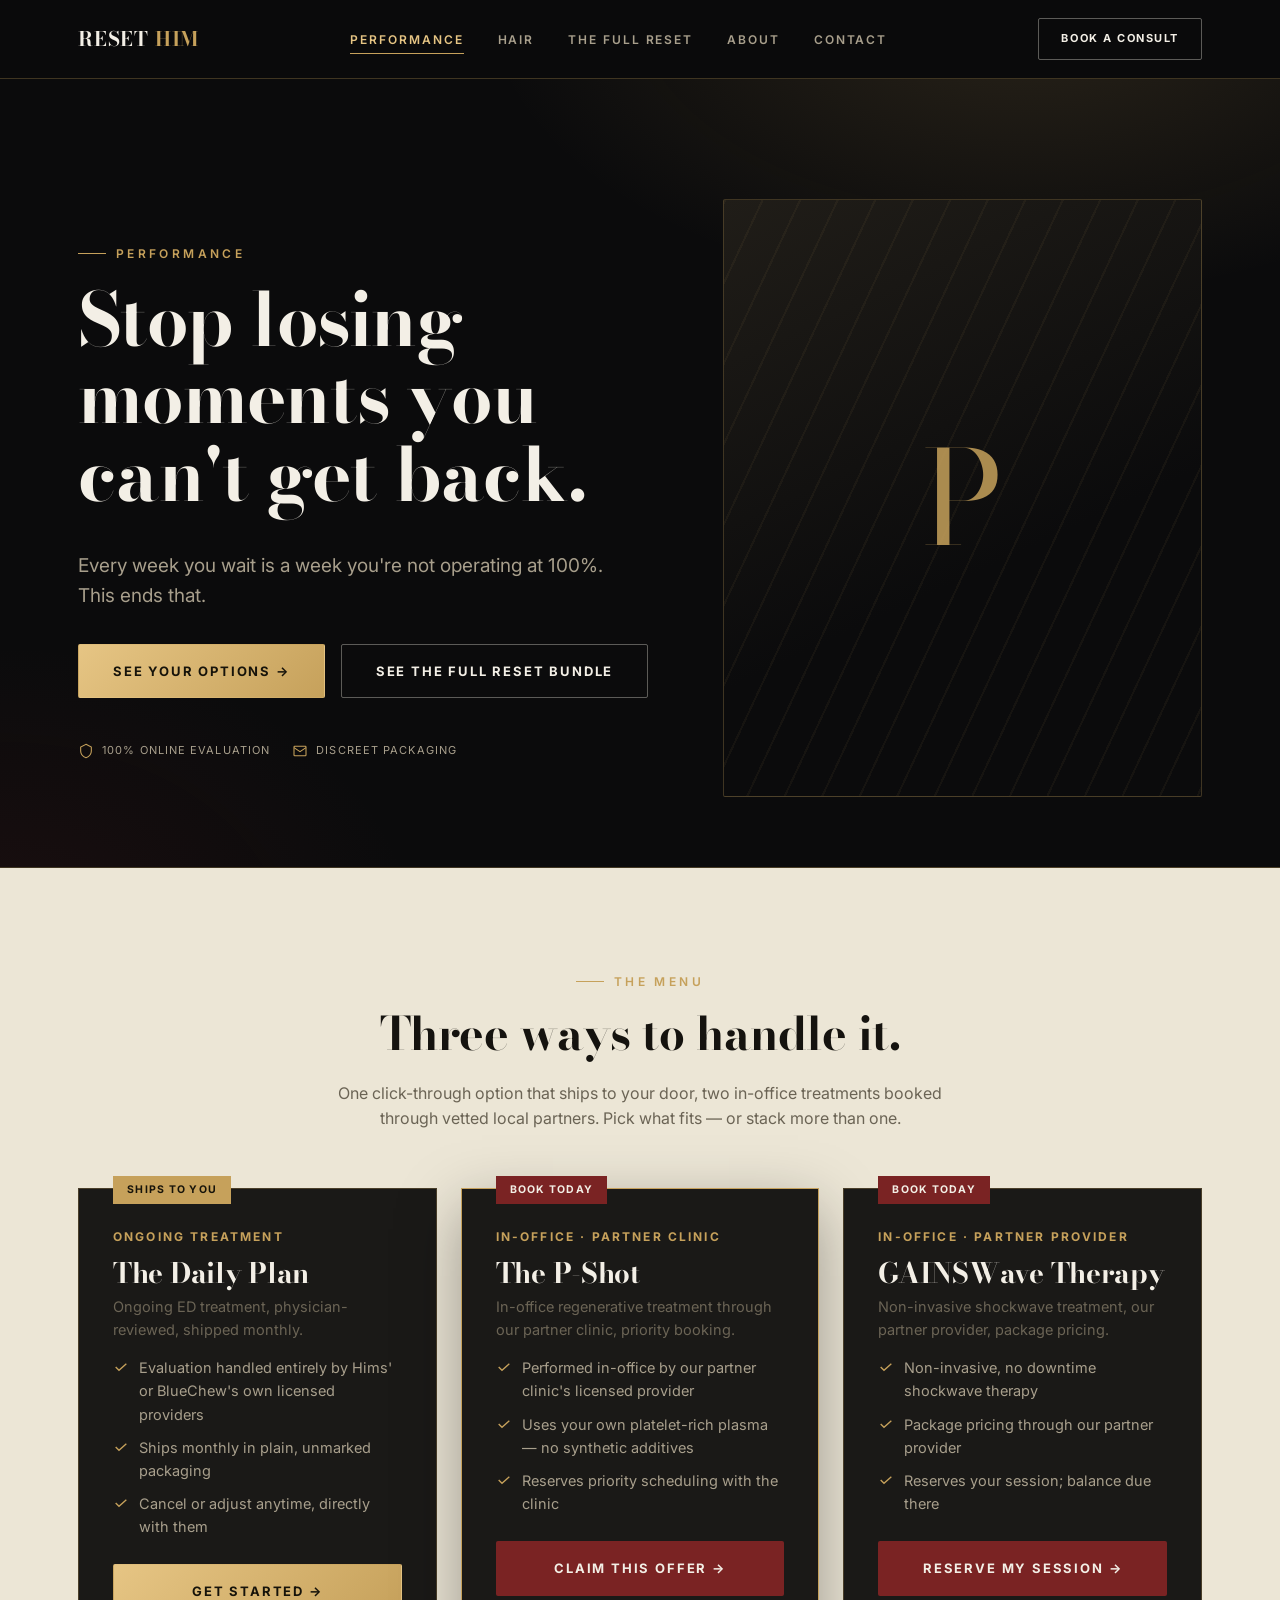
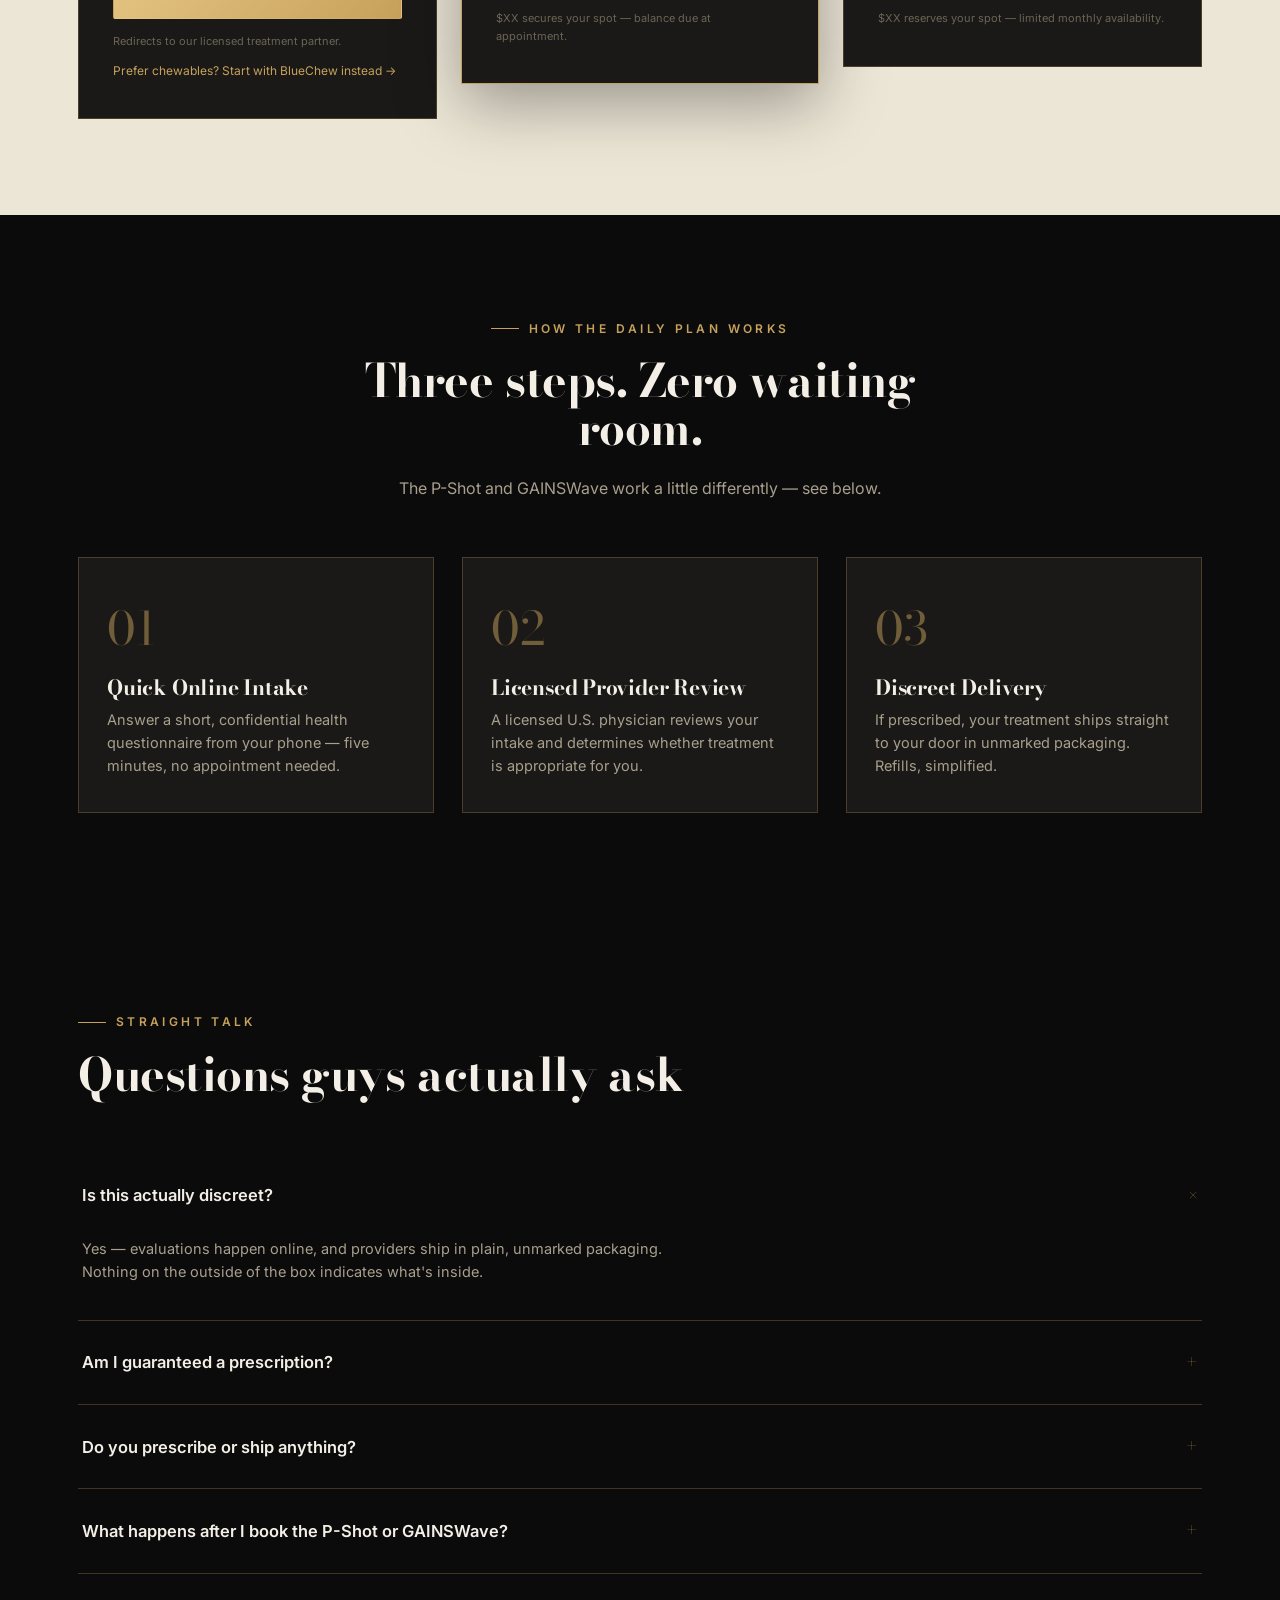
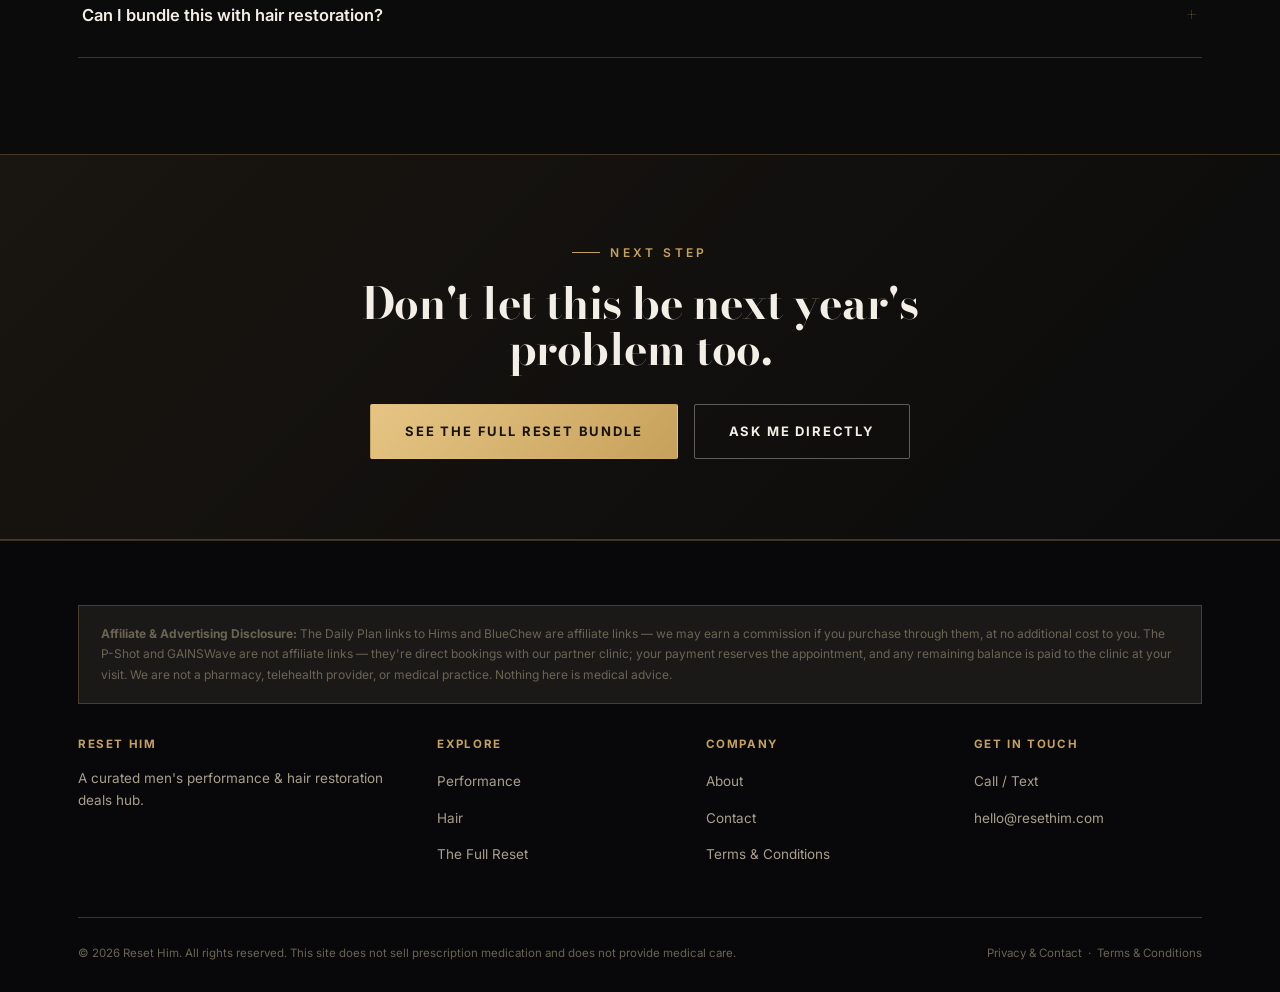
<file: performance/index.html>
<!DOCTYPE html>
<html lang="en">
<head>
<meta charset="UTF-8">
<meta name="viewport" content="width=device-width, initial-scale=1.0">
<title>Performance — Reset Him</title>
<meta name="description" content="Three ways to handle ED: ongoing telehealth treatment via Hims/BlueChew, or in-office P-Shot and GAINSWave sessions booked through our partner clinic.">
<link rel="icon" href="data:image/svg+xml,%3Csvg xmlns='http://www.w3.org/2000/svg' viewBox='0 0 100 100'%3E%3Crect width='100' height='100' fill='%230b0b0c'/%3E%3Ctext x='50' y='68' font-size='60' text-anchor='middle' fill='%23c6a15b' font-family='Georgia,serif'%3ER%3C/text%3E%3C/svg%3E">
<link rel="stylesheet" href="../css/style.css">
</head>
<body>

<header class="site-header">
  <nav class="nav">
    <a href="../index.html" class="logo">RESET <span>HIM</span></a>
    <ul class="nav-links">
      <li><a href="../performance/index.html" class="active">Performance</a></li>
      <li><a href="../hair/index.html">Hair</a></li>
      <li><a href="../the-full-reset/index.html">The Full Reset</a></li>
      <li><a href="../about/index.html">About</a></li>
      <li><a href="../contact/index.html">Contact</a></li>
    </ul>
    <div class="nav-cta">
      <a href="../contact/index.html" class="btn btn-outline btn-sm">Book a Consult</a>
      <button class="nav-toggle" aria-label="Menu"><span></span><span></span><span></span></button>
    </div>
  </nav>
</header>

<section class="hero" style="padding-bottom:70px;">
  <div class="container hero-grid">
    <div>
      <div class="eyebrow">Performance</div>
      <h1>Stop losing moments you can't get back.</h1>
      <p class="lede">Every week you wait is a week you're not operating at 100%. This ends that.</p>
      <div class="hero-actions">
        <a href="#offers" class="btn btn-gold">See Your Options →</a>
        <a href="../the-full-reset/index.html" class="btn btn-outline">See The Full Reset Bundle</a>
      </div>
      <div class="hero-badges">
        <span class="hero-badge"><svg viewBox="0 0 24 24" fill="none" stroke-width="1.6"><path d="M12 2l8 4v6c0 5-3.5 8.5-8 10-4.5-1.5-8-5-8-10V6l8-4z"/></svg>100% online evaluation</span>
        <span class="hero-badge"><svg viewBox="0 0 24 24" fill="none" stroke-width="1.6"><path d="M3 7l9 6 9-6"/><rect x="3" y="5" width="18" height="14" rx="1"/></svg>Discreet packaging</span>
      </div>
    </div>
    <div class="hero-visual"><span class="monogram">P</span></div>
  </div>
</section>

<section class="section on-light alt" id="offers">
  <div class="container">
    <div class="section-head center" style="margin-left:auto;margin-right:auto;">
      <div class="eyebrow" style="justify-content:center;">The Menu</div>
      <h2>Three ways to handle it.</h2>
      <p>One click-through option that ships to your door, two in-office treatments booked through vetted local partners. Pick what fits — or stack more than one.</p>
    </div>

    <div class="offers-3">
      <div class="offer-card">
        <div class="offer-tag">Ships To You</div>
        <div class="offer-brand">Ongoing Treatment</div>
        <h3>The Daily Plan</h3>
        <p style="font-size:14.5px;">Ongoing ED treatment, physician-reviewed, shipped monthly.</p>
        <ul class="offer-list" style="font-size:14px;">
          <li><svg viewBox="0 0 24 24" fill="none" stroke-width="2"><path d="M4 12l5 5L20 7"/></svg>Evaluation handled entirely by Hims' or BlueChew's own licensed providers</li>
          <li><svg viewBox="0 0 24 24" fill="none" stroke-width="2"><path d="M4 12l5 5L20 7"/></svg>Ships monthly in plain, unmarked packaging</li>
          <li><svg viewBox="0 0 24 24" fill="none" stroke-width="2"><path d="M4 12l5 5L20 7"/></svg>Cancel or adjust anytime, directly with them</li>
        </ul>
        <!-- PLACEHOLDER AFFILIATE LINK — replace with your Hims affiliate URL -->
        <a href="https://www.hims.com/" target="_blank" rel="noopener sponsored" class="btn btn-gold btn-block">Get Started →</a>
        <div class="offer-fine">Redirects to our licensed treatment partner.</div>
        <!-- PLACEHOLDER AFFILIATE LINK — replace with your BlueChew affiliate URL -->
        <a href="https://www.bluechew.com/" target="_blank" rel="noopener sponsored" class="offer-alt-link">Prefer chewables? Start with BlueChew instead →</a>
      </div>

      <div class="offer-card featured">
        <div class="offer-tag voucher">Book Today</div>
        <div class="offer-brand">In-Office · Partner Clinic</div>
        <h3>The P-Shot</h3>
        <p style="font-size:14.5px;">In-office regenerative treatment through our partner clinic, priority booking.</p>
        <ul class="offer-list" style="font-size:14px;">
          <li><svg viewBox="0 0 24 24" fill="none" stroke-width="2"><path d="M4 12l5 5L20 7"/></svg>Performed in-office by our partner clinic's licensed provider</li>
          <li><svg viewBox="0 0 24 24" fill="none" stroke-width="2"><path d="M4 12l5 5L20 7"/></svg>Uses your own platelet-rich plasma — no synthetic additives</li>
          <li><svg viewBox="0 0 24 24" fill="none" stroke-width="2"><path d="M4 12l5 5L20 7"/></svg>Reserves priority scheduling with the clinic</li>
        </ul>
        <!-- PLACEHOLDER — replace with your Stripe Payment Link or Square Checkout URL for this offer. See docs/booking-workflow.md -->
        <a href="#" target="_blank" rel="noopener" class="btn btn-maroon btn-block">Claim This Offer →</a>
        <div class="offer-fine">$XX secures your spot — balance due at appointment.</div>
      </div>

      <div class="offer-card">
        <div class="offer-tag voucher">Book Today</div>
        <div class="offer-brand">In-Office · Partner Provider</div>
        <h3>GAINSWave Therapy</h3>
        <p style="font-size:14.5px;">Non-invasive shockwave treatment, our partner provider, package pricing.</p>
        <ul class="offer-list" style="font-size:14px;">
          <li><svg viewBox="0 0 24 24" fill="none" stroke-width="2"><path d="M4 12l5 5L20 7"/></svg>Non-invasive, no downtime shockwave therapy</li>
          <li><svg viewBox="0 0 24 24" fill="none" stroke-width="2"><path d="M4 12l5 5L20 7"/></svg>Package pricing through our partner provider</li>
          <li><svg viewBox="0 0 24 24" fill="none" stroke-width="2"><path d="M4 12l5 5L20 7"/></svg>Reserves your session; balance due there</li>
        </ul>
        <!-- PLACEHOLDER — replace with your Stripe Payment Link or Square Checkout URL for this offer. See docs/booking-workflow.md -->
        <a href="#" target="_blank" rel="noopener" class="btn btn-maroon btn-block">Reserve My Session →</a>
        <div class="offer-fine">$XX reserves your spot — limited monthly availability.</div>
      </div>
    </div>
  </div>
</section>

<section class="section">
  <div class="container">
    <div class="section-head center" style="margin-left:auto;margin-right:auto;">
      <div class="eyebrow" style="justify-content:center;">How The Daily Plan Works</div>
      <h2>Three steps. Zero waiting room.</h2>
      <p>The P-Shot and GAINSWave work a little differently — see below.</p>
    </div>
    <div class="steps">
      <div class="step">
        <div class="num">01</div>
        <h3>Quick Online Intake</h3>
        <p>Answer a short, confidential health questionnaire from your phone — five minutes, no appointment needed.</p>
      </div>
      <div class="step">
        <div class="num">02</div>
        <h3>Licensed Provider Review</h3>
        <p>A licensed U.S. physician reviews your intake and determines whether treatment is appropriate for you.</p>
      </div>
      <div class="step">
        <div class="num">03</div>
        <h3>Discreet Delivery</h3>
        <p>If prescribed, your treatment ships straight to your door in unmarked packaging. Refills, simplified.</p>
      </div>
    </div>
  </div>
</section>

<section class="section">
  <div class="container">
    <div class="section-head">
      <div class="eyebrow">Straight Talk</div>
      <h2>Questions guys actually ask</h2>
    </div>
    <div>
      <div class="faq-item open">
        <div class="faq-q"><span>Is this actually discreet?</span><span class="plus">+</span></div>
        <div class="faq-a"><p>Yes — evaluations happen online, and providers ship in plain, unmarked packaging. Nothing on the outside of the box indicates what's inside.</p></div>
      </div>
      <div class="faq-item">
        <div class="faq-q"><span>Am I guaranteed a prescription?</span><span class="plus">+</span></div>
        <div class="faq-a"><p>No — and you shouldn't want a site that guarantees one. A licensed provider reviews your intake and only prescribes if it's medically appropriate for you.</p></div>
      </div>
      <div class="faq-item">
        <div class="faq-q"><span>Do you prescribe or ship anything?</span><span class="plus">+</span></div>
        <div class="faq-a"><p>No. Reset Him is not a pharmacy or medical practice. The Daily Plan is handled directly by Hims or BlueChew's own licensed providers. The P-Shot and GAINSWave are performed by our independent partner clinic — book your spot here, and they'll take it from there.</p></div>
      </div>
      <div class="faq-item">
        <div class="faq-q"><span>What happens after I book the P-Shot or GAINSWave?</span><span class="plus">+</span></div>
        <div class="faq-a"><p>You'll get an instant confirmation, and the clinic will contact you directly within 24–48 hours to lock in your exact appointment time.</p></div>
      </div>
      <div class="faq-item">
        <div class="faq-q"><span>Can I bundle this with hair restoration?</span><span class="plus">+</span></div>
        <div class="faq-a"><p>Yes — see <a href="../the-full-reset/index.html" style="color:var(--gold);">The Full Reset</a>, the signature bundle that pairs performance with hair and a PRP consult.</p></div>
      </div>
    </div>
  </div>
</section>

<section class="cta-band">
  <div class="container">
    <div class="eyebrow" style="justify-content:center;">Next Step</div>
    <h2>Don't let this be next year's problem too.</h2>
    <div class="hero-actions">
      <a href="../the-full-reset/index.html" class="btn btn-gold">See The Full Reset Bundle</a>
      <a href="../contact/index.html" class="btn btn-outline">Ask Me Directly</a>
    </div>
  </div>
</section>

<footer class="site-footer">
  <div class="container">
    <div class="disclosure">
      <strong>Affiliate &amp; Advertising Disclosure:</strong> The Daily Plan links to Hims and BlueChew are affiliate links — we may earn a commission if you purchase through them, at no additional cost to you. The P-Shot and GAINSWave are not affiliate links — they're direct bookings with our partner clinic; your payment reserves the appointment, and any remaining balance is paid to the clinic at your visit. We are not a pharmacy, telehealth provider, or medical practice. Nothing here is medical advice.
    </div>
    <div class="footer-grid">
      <div>
        <h4>Reset Him</h4>
        <p>A curated men's performance &amp; hair restoration deals hub.</p>
      </div>
      <div>
        <h4>Explore</h4>
        <ul>
          <li><a href="../performance/index.html">Performance</a></li>
          <li><a href="../hair/index.html">Hair</a></li>
          <li><a href="../the-full-reset/index.html">The Full Reset</a></li>
        </ul>
      </div>
      <div>
        <h4>Company</h4>
        <ul>
          <li><a href="../about/index.html">About</a></li>
          <li><a href="../contact/index.html">Contact</a></li>
          <li><a href="../terms/index.html">Terms &amp; Conditions</a></li>
        </ul>
      </div>
      <div>
        <h4>Get In Touch</h4>
        <ul>
          <li><a href="tel:+10000000000">Call / Text</a></li>
          <li><a href="mailto:hello@resethim.com">hello@resethim.com</a></li>
        </ul>
      </div>
    </div>
    <div class="footer-bottom">
      <p>&copy; <span id="year"></span> Reset Him. All rights reserved. This site does not sell prescription medication and does not provide medical care.</p>
      <p><a href="../contact/index.html">Privacy &amp; Contact</a> &nbsp;·&nbsp; <a href="../terms/index.html">Terms &amp; Conditions</a></p>
    </div>
  </div>
</footer>

<script src="../js/main.js"></script>
<script>document.getElementById('year').textContent = new Date().getFullYear();</script>
</body>
</html>
</file>
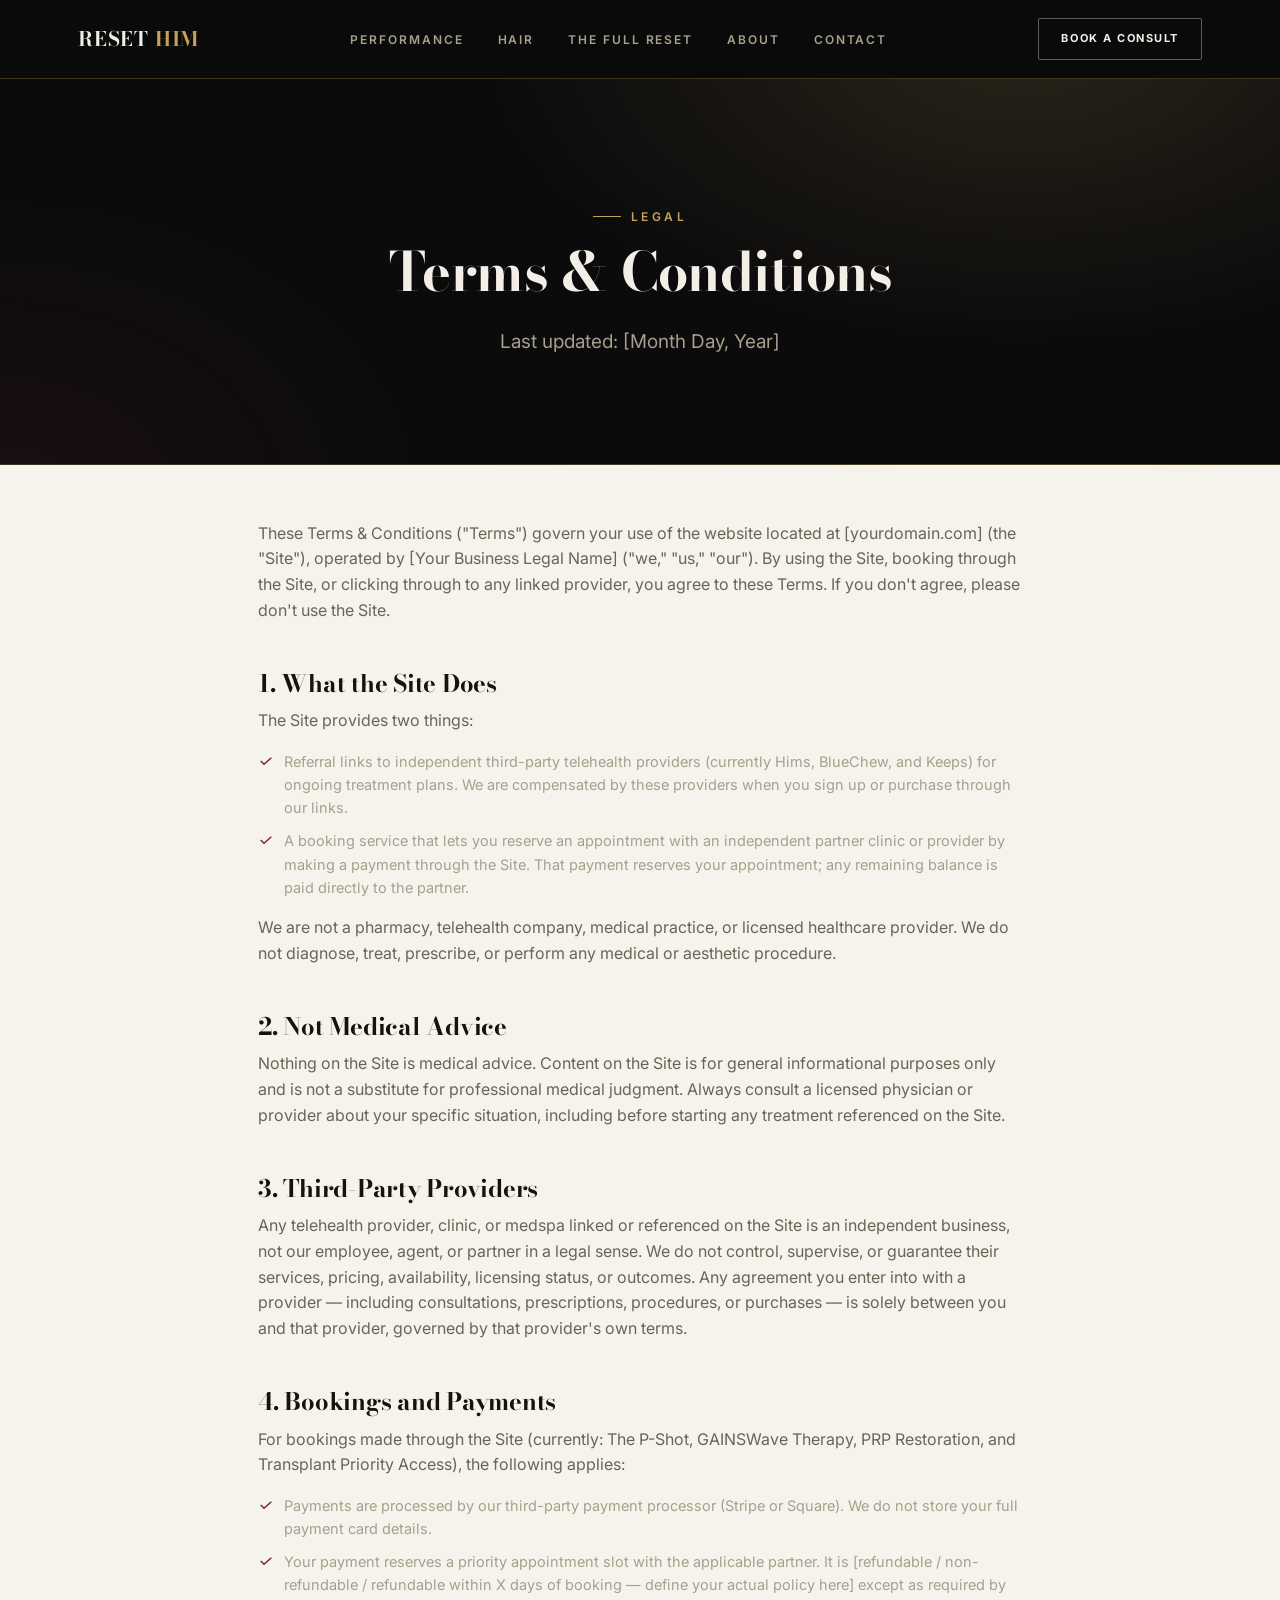
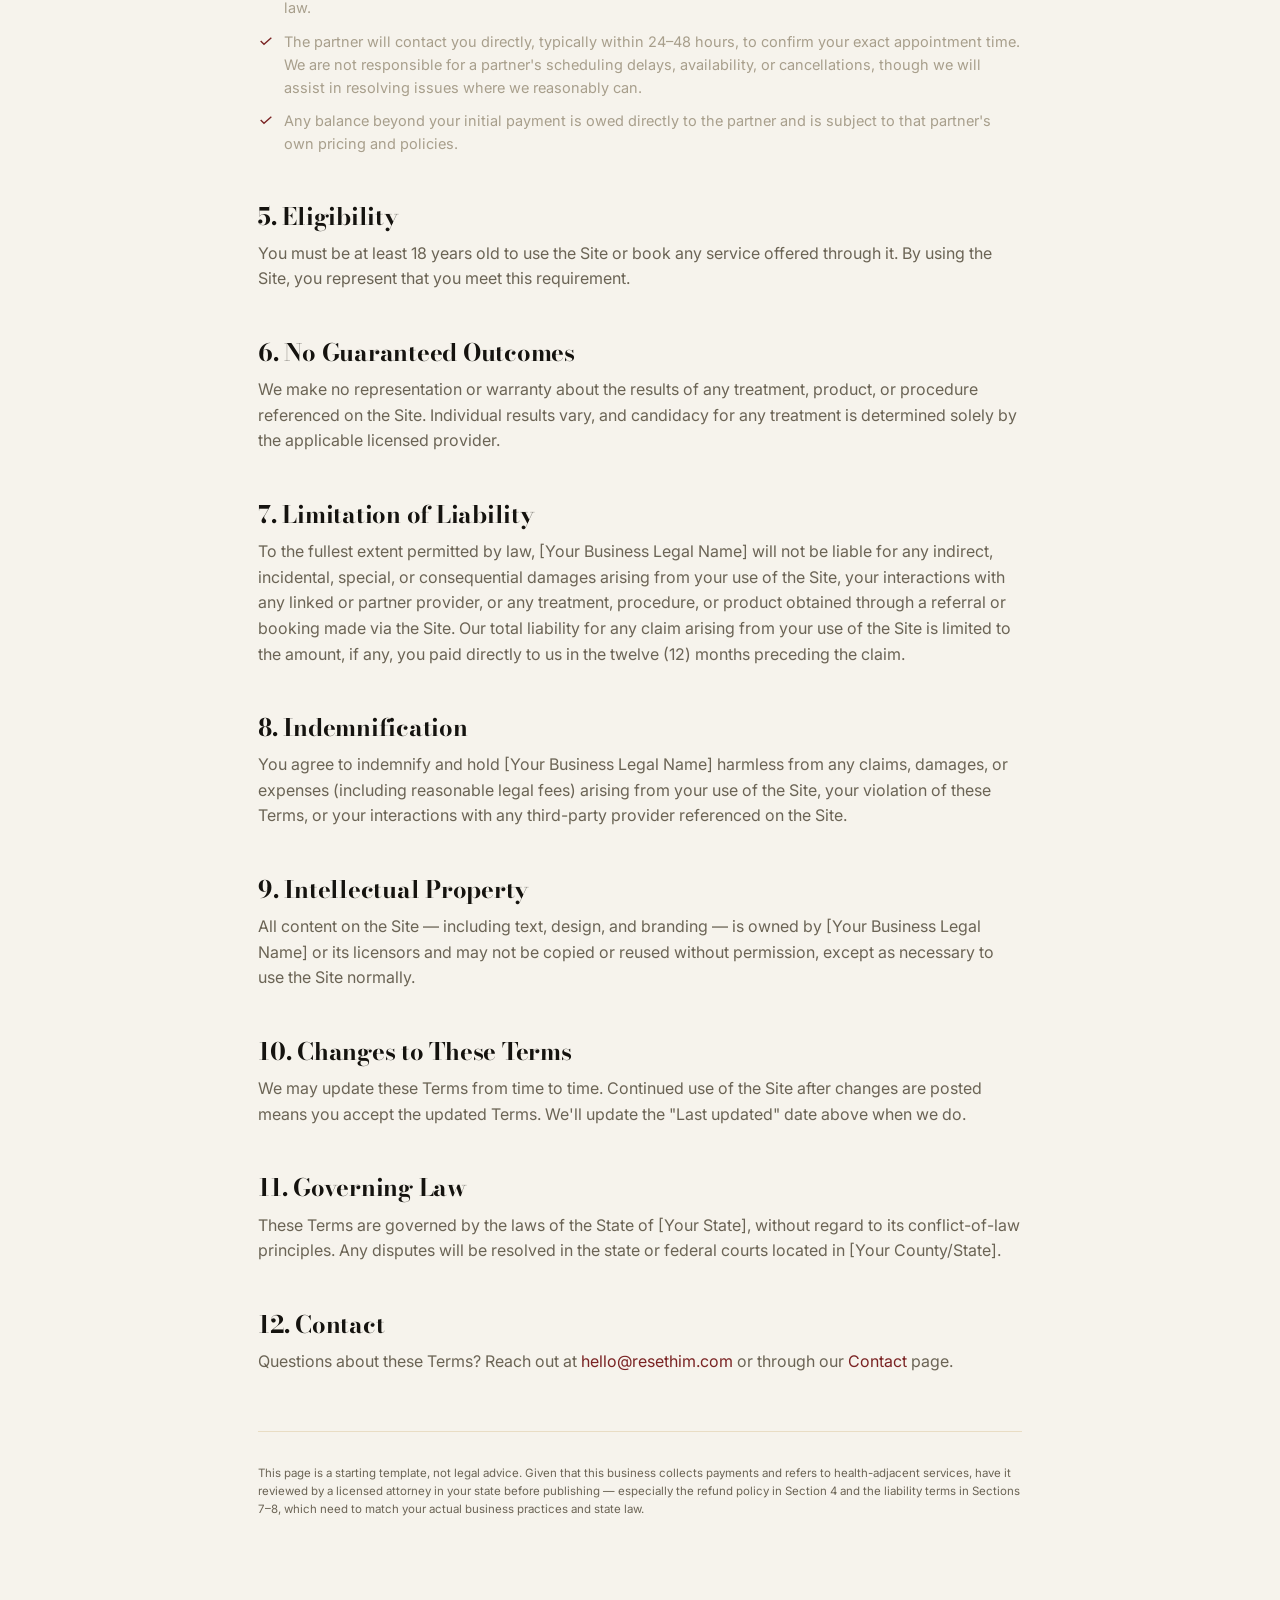
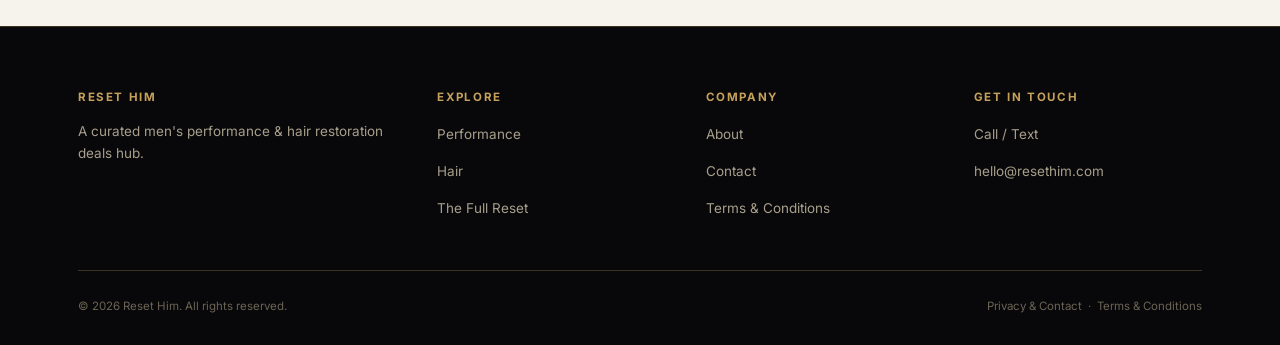
<file: terms/index.html>
<!DOCTYPE html>
<html lang="en">
<head>
<meta charset="UTF-8">
<meta name="viewport" content="width=device-width, initial-scale=1.0">
<title>Terms &amp; Conditions — Reset Him</title>
<meta name="description" content="Terms and conditions for using Reset Him, including affiliate links, booking deposits, and third-party providers.">
<link rel="icon" href="data:image/svg+xml,%3Csvg xmlns='http://www.w3.org/2000/svg' viewBox='0 0 100 100'%3E%3Crect width='100' height='100' fill='%230b0b0c'/%3E%3Ctext x='50' y='68' font-size='60' text-anchor='middle' fill='%23c6a15b' font-family='Georgia,serif'%3ER%3C/text%3E%3C/svg%3E">
<link rel="stylesheet" href="../css/style.css">
</head>
<body>

<header class="site-header">
  <nav class="nav">
    <a href="../index.html" class="logo">RESET <span>HIM</span></a>
    <ul class="nav-links">
      <li><a href="../performance/index.html">Performance</a></li>
      <li><a href="../hair/index.html">Hair</a></li>
      <li><a href="../the-full-reset/index.html">The Full Reset</a></li>
      <li><a href="../about/index.html">About</a></li>
      <li><a href="../contact/index.html">Contact</a></li>
    </ul>
    <div class="nav-cta">
      <a href="../contact/index.html" class="btn btn-outline btn-sm">Book a Consult</a>
      <button class="nav-toggle" aria-label="Menu"><span></span><span></span><span></span></button>
    </div>
  </nav>
</header>

<section class="hero" style="padding-bottom:50px;">
  <div class="container">
    <div class="section-head center" style="margin-left:auto;margin-right:auto;">
      <div class="eyebrow" style="justify-content:center;">Legal</div>
      <h1 style="font-size:clamp(34px,5vw,54px);">Terms &amp; Conditions</h1>
      <p class="lede" style="margin:0 auto;">Last updated: [Month Day, Year]</p>
    </div>
  </div>
</section>

<section class="section on-light" style="padding-top:56px;">
  <div class="container" style="max-width:820px;">

    <p>These Terms &amp; Conditions ("Terms") govern your use of the website located at [yourdomain.com] (the "Site"), operated by [Your Business Legal Name] ("we," "us," "our"). By using the Site, booking through the Site, or clicking through to any linked provider, you agree to these Terms. If you don't agree, please don't use the Site.</p>

    <h2 style="margin-top:48px;">1. What the Site Does</h2>
    <p>The Site provides two things:</p>
    <ul class="offer-list" style="font-size:15px;color:var(--muted-dark);margin:16px 0 0;">
      <li><svg viewBox="0 0 24 24" fill="none" stroke-width="2" style="stroke:var(--maroon);"><path d="M4 12l5 5L20 7"/></svg>Referral links to independent third-party telehealth providers (currently Hims, BlueChew, and Keeps) for ongoing treatment plans. We are compensated by these providers when you sign up or purchase through our links.</li>
      <li><svg viewBox="0 0 24 24" fill="none" stroke-width="2" style="stroke:var(--maroon);"><path d="M4 12l5 5L20 7"/></svg>A booking service that lets you reserve an appointment with an independent partner clinic or provider by making a payment through the Site. That payment reserves your appointment; any remaining balance is paid directly to the partner.</li>
    </ul>
    <p style="margin-top:16px;">We are not a pharmacy, telehealth company, medical practice, or licensed healthcare provider. We do not diagnose, treat, prescribe, or perform any medical or aesthetic procedure.</p>

    <h2 style="margin-top:48px;">2. Not Medical Advice</h2>
    <p>Nothing on the Site is medical advice. Content on the Site is for general informational purposes only and is not a substitute for professional medical judgment. Always consult a licensed physician or provider about your specific situation, including before starting any treatment referenced on the Site.</p>

    <h2 style="margin-top:48px;">3. Third-Party Providers</h2>
    <p>Any telehealth provider, clinic, or medspa linked or referenced on the Site is an independent business, not our employee, agent, or partner in a legal sense. We do not control, supervise, or guarantee their services, pricing, availability, licensing status, or outcomes. Any agreement you enter into with a provider — including consultations, prescriptions, procedures, or purchases — is solely between you and that provider, governed by that provider's own terms.</p>

    <h2 style="margin-top:48px;">4. Bookings and Payments</h2>
    <p>For bookings made through the Site (currently: The P-Shot, GAINSWave Therapy, PRP Restoration, and Transplant Priority Access), the following applies:</p>
    <ul class="offer-list" style="font-size:15px;color:var(--muted-dark);margin:16px 0 0;">
      <li><svg viewBox="0 0 24 24" fill="none" stroke-width="2" style="stroke:var(--maroon);"><path d="M4 12l5 5L20 7"/></svg>Payments are processed by our third-party payment processor (Stripe or Square). We do not store your full payment card details.</li>
      <li><svg viewBox="0 0 24 24" fill="none" stroke-width="2" style="stroke:var(--maroon);"><path d="M4 12l5 5L20 7"/></svg>Your payment reserves a priority appointment slot with the applicable partner. It is [refundable / non-refundable / refundable within X days of booking — define your actual policy here] except as required by law.</li>
      <li><svg viewBox="0 0 24 24" fill="none" stroke-width="2" style="stroke:var(--maroon);"><path d="M4 12l5 5L20 7"/></svg>The partner will contact you directly, typically within 24–48 hours, to confirm your exact appointment time. We are not responsible for a partner's scheduling delays, availability, or cancellations, though we will assist in resolving issues where we reasonably can.</li>
      <li><svg viewBox="0 0 24 24" fill="none" stroke-width="2" style="stroke:var(--maroon);"><path d="M4 12l5 5L20 7"/></svg>Any balance beyond your initial payment is owed directly to the partner and is subject to that partner's own pricing and policies.</li>
    </ul>

    <h2 style="margin-top:48px;">5. Eligibility</h2>
    <p>You must be at least 18 years old to use the Site or book any service offered through it. By using the Site, you represent that you meet this requirement.</p>

    <h2 style="margin-top:48px;">6. No Guaranteed Outcomes</h2>
    <p>We make no representation or warranty about the results of any treatment, product, or procedure referenced on the Site. Individual results vary, and candidacy for any treatment is determined solely by the applicable licensed provider.</p>

    <h2 style="margin-top:48px;">7. Limitation of Liability</h2>
    <p>To the fullest extent permitted by law, [Your Business Legal Name] will not be liable for any indirect, incidental, special, or consequential damages arising from your use of the Site, your interactions with any linked or partner provider, or any treatment, procedure, or product obtained through a referral or booking made via the Site. Our total liability for any claim arising from your use of the Site is limited to the amount, if any, you paid directly to us in the twelve (12) months preceding the claim.</p>

    <h2 style="margin-top:48px;">8. Indemnification</h2>
    <p>You agree to indemnify and hold [Your Business Legal Name] harmless from any claims, damages, or expenses (including reasonable legal fees) arising from your use of the Site, your violation of these Terms, or your interactions with any third-party provider referenced on the Site.</p>

    <h2 style="margin-top:48px;">9. Intellectual Property</h2>
    <p>All content on the Site — including text, design, and branding — is owned by [Your Business Legal Name] or its licensors and may not be copied or reused without permission, except as necessary to use the Site normally.</p>

    <h2 style="margin-top:48px;">10. Changes to These Terms</h2>
    <p>We may update these Terms from time to time. Continued use of the Site after changes are posted means you accept the updated Terms. We'll update the "Last updated" date above when we do.</p>

    <h2 style="margin-top:48px;">11. Governing Law</h2>
    <p>These Terms are governed by the laws of the State of [Your State], without regard to its conflict-of-law principles. Any disputes will be resolved in the state or federal courts located in [Your County/State].</p>

    <h2 style="margin-top:48px;">12. Contact</h2>
    <p>Questions about these Terms? Reach out at <a href="mailto:hello@resethim.com" style="color:var(--maroon);">hello@resethim.com</a> or through our <a href="../contact/index.html" style="color:var(--maroon);">Contact</a> page.</p>

    <hr class="divider" style="margin:56px 0 32px;">
    <p class="small-print">This page is a starting template, not legal advice. Given that this business collects payments and refers to health-adjacent services, have it reviewed by a licensed attorney in your state before publishing — especially the refund policy in Section 4 and the liability terms in Sections 7–8, which need to match your actual business practices and state law.</p>
  </div>
</section>

<footer class="site-footer">
  <div class="container">
    <div class="footer-grid">
      <div>
        <h4>Reset Him</h4>
        <p>A curated men's performance &amp; hair restoration deals hub.</p>
      </div>
      <div>
        <h4>Explore</h4>
        <ul>
          <li><a href="../performance/index.html">Performance</a></li>
          <li><a href="../hair/index.html">Hair</a></li>
          <li><a href="../the-full-reset/index.html">The Full Reset</a></li>
        </ul>
      </div>
      <div>
        <h4>Company</h4>
        <ul>
          <li><a href="../about/index.html">About</a></li>
          <li><a href="../contact/index.html">Contact</a></li>
          <li><a href="../terms/index.html">Terms &amp; Conditions</a></li>
        </ul>
      </div>
      <div>
        <h4>Get In Touch</h4>
        <ul>
          <li><a href="tel:+10000000000">Call / Text</a></li>
          <li><a href="mailto:hello@resethim.com">hello@resethim.com</a></li>
        </ul>
      </div>
    </div>
    <div class="footer-bottom">
      <p>&copy; <span id="year"></span> Reset Him. All rights reserved.</p>
      <p><a href="../contact/index.html">Privacy &amp; Contact</a> &nbsp;·&nbsp; <a href="../terms/index.html">Terms &amp; Conditions</a></p>
    </div>
  </div>
</footer>

<script src="../js/main.js"></script>
<script>document.getElementById('year').textContent = new Date().getFullYear();</script>
</body>
</html>
</file>
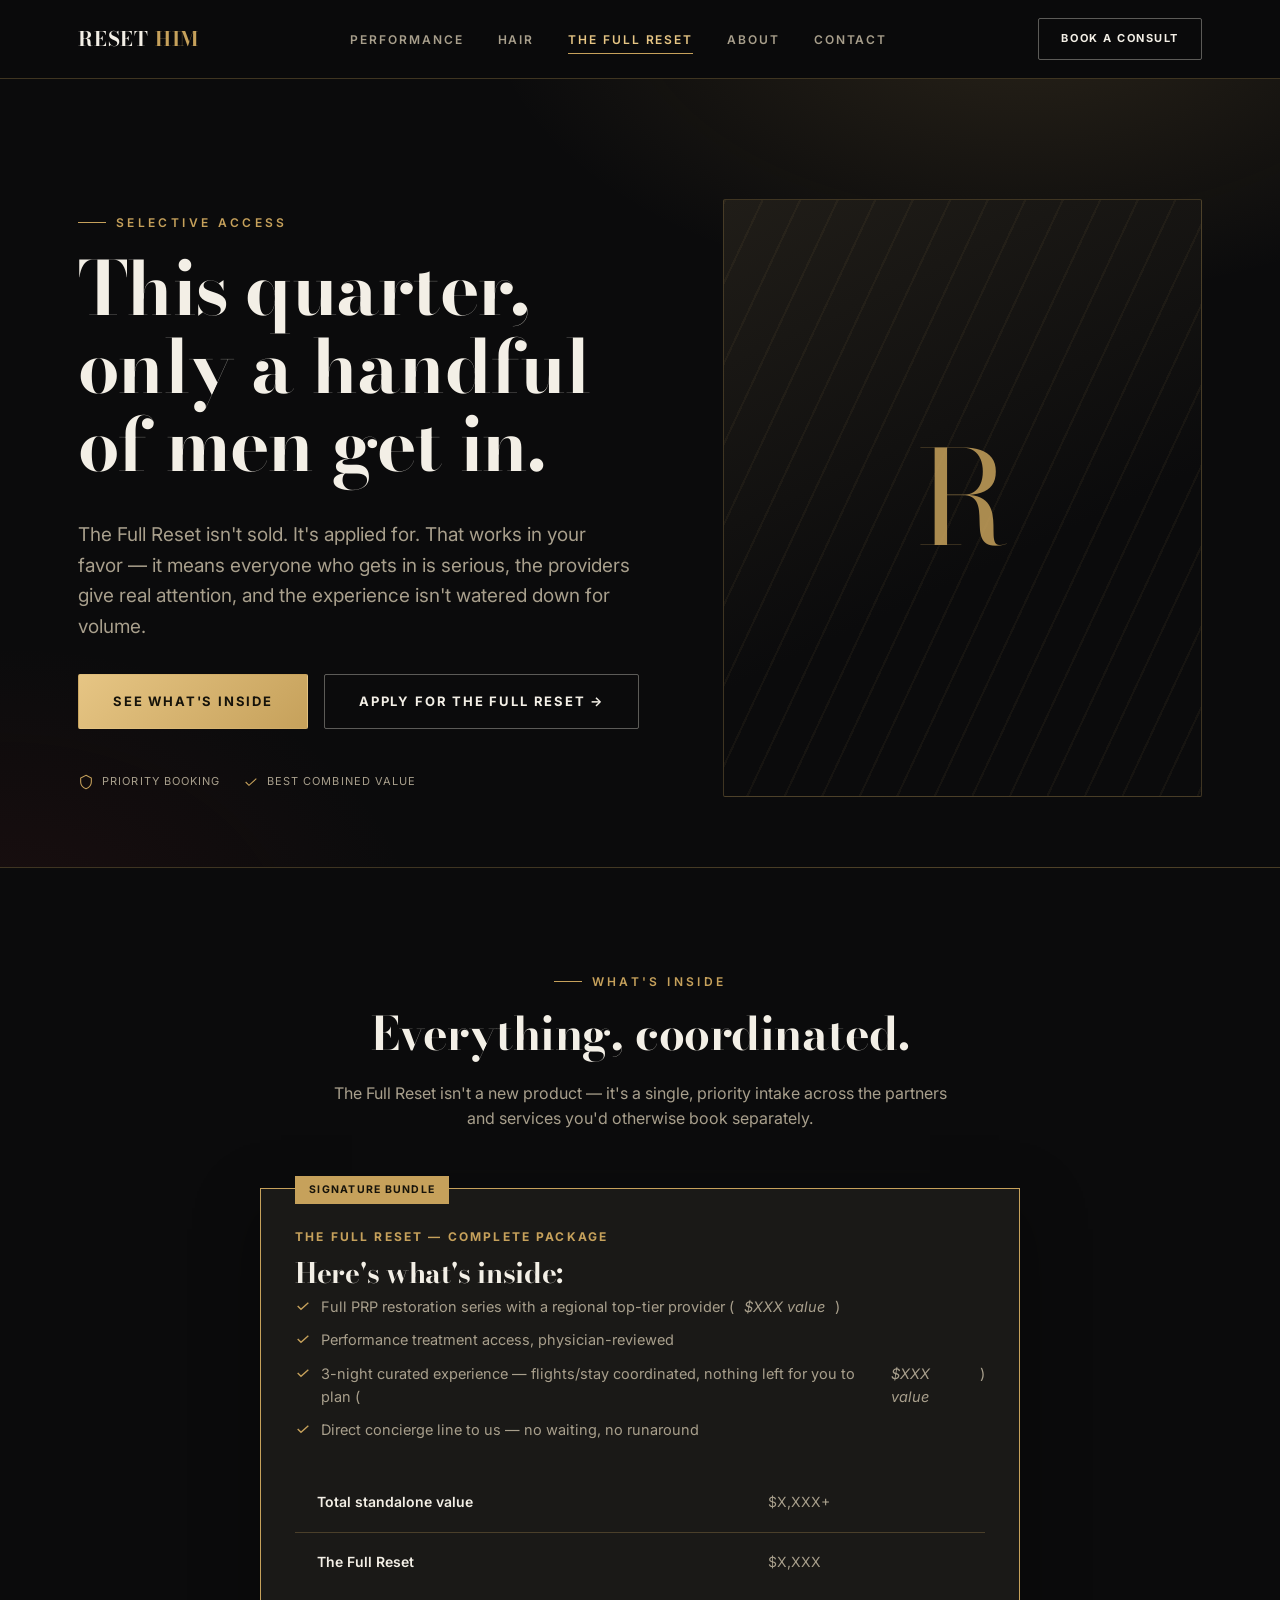
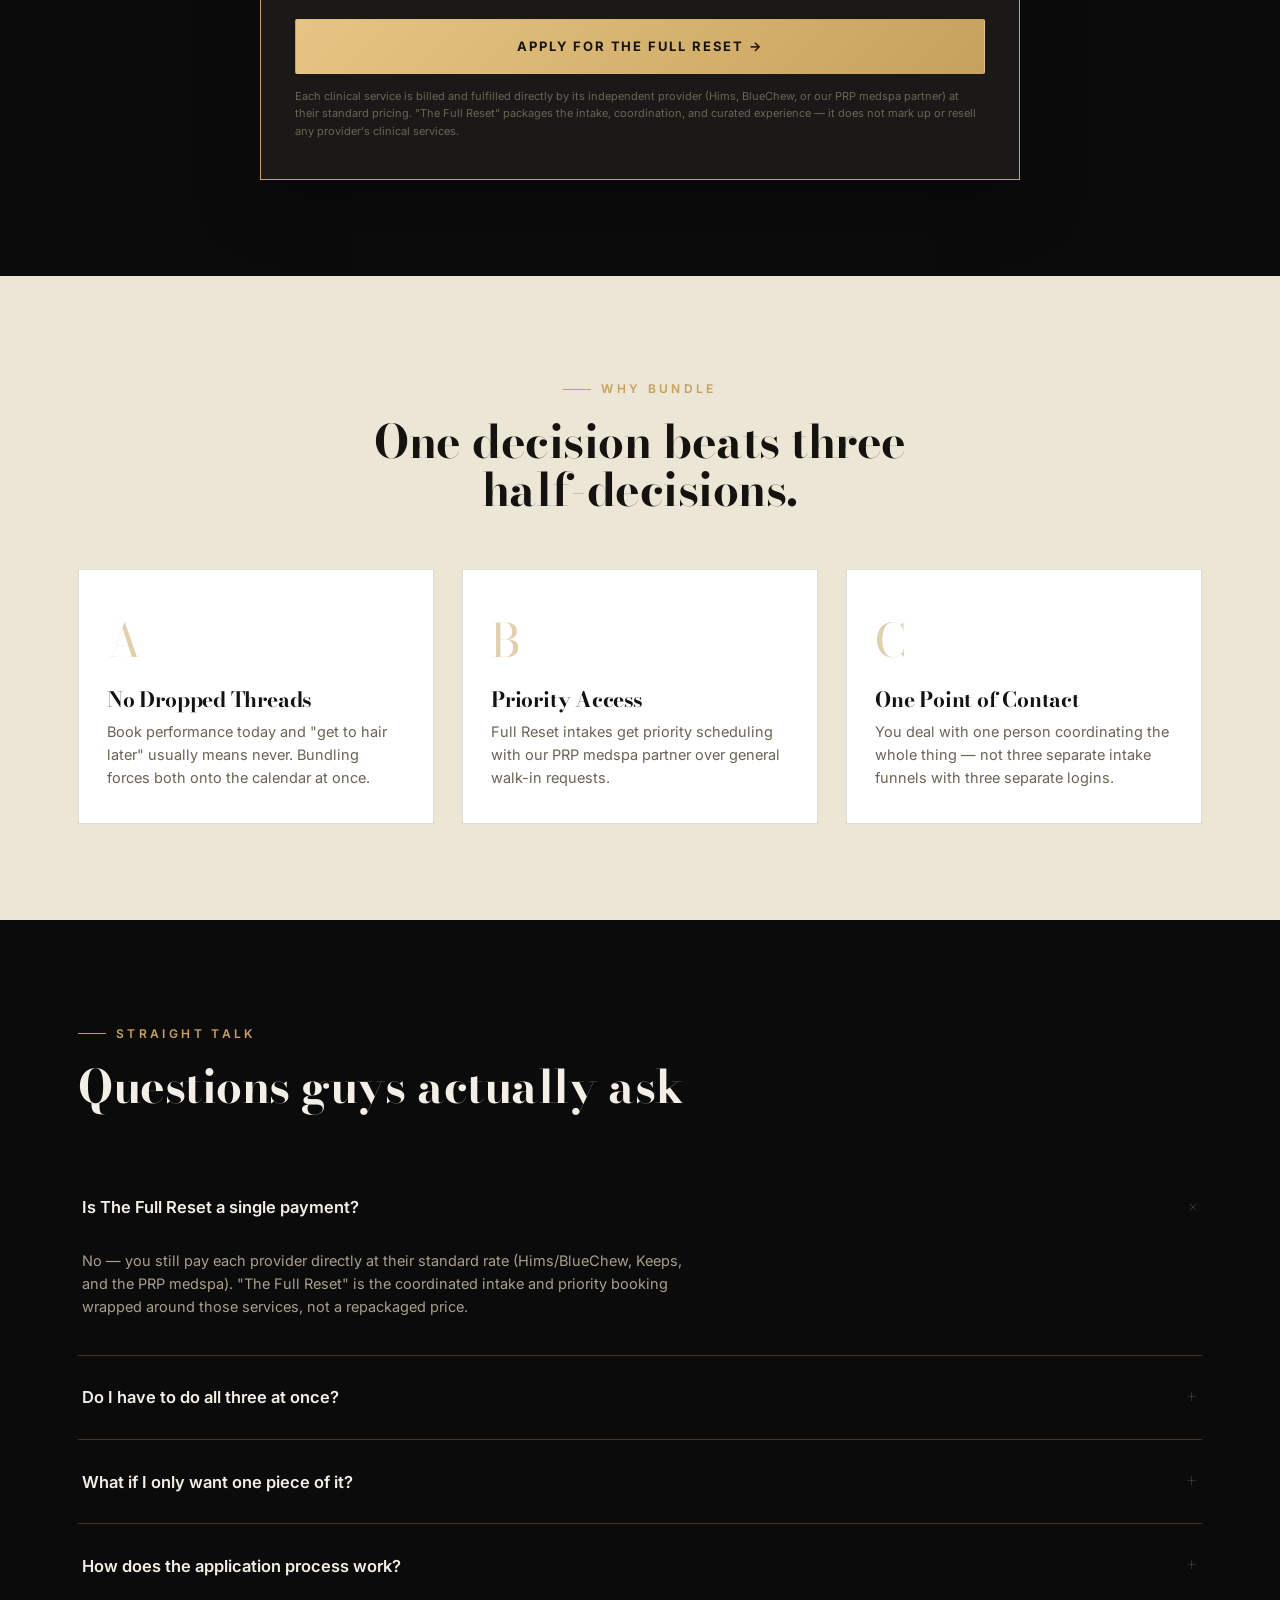
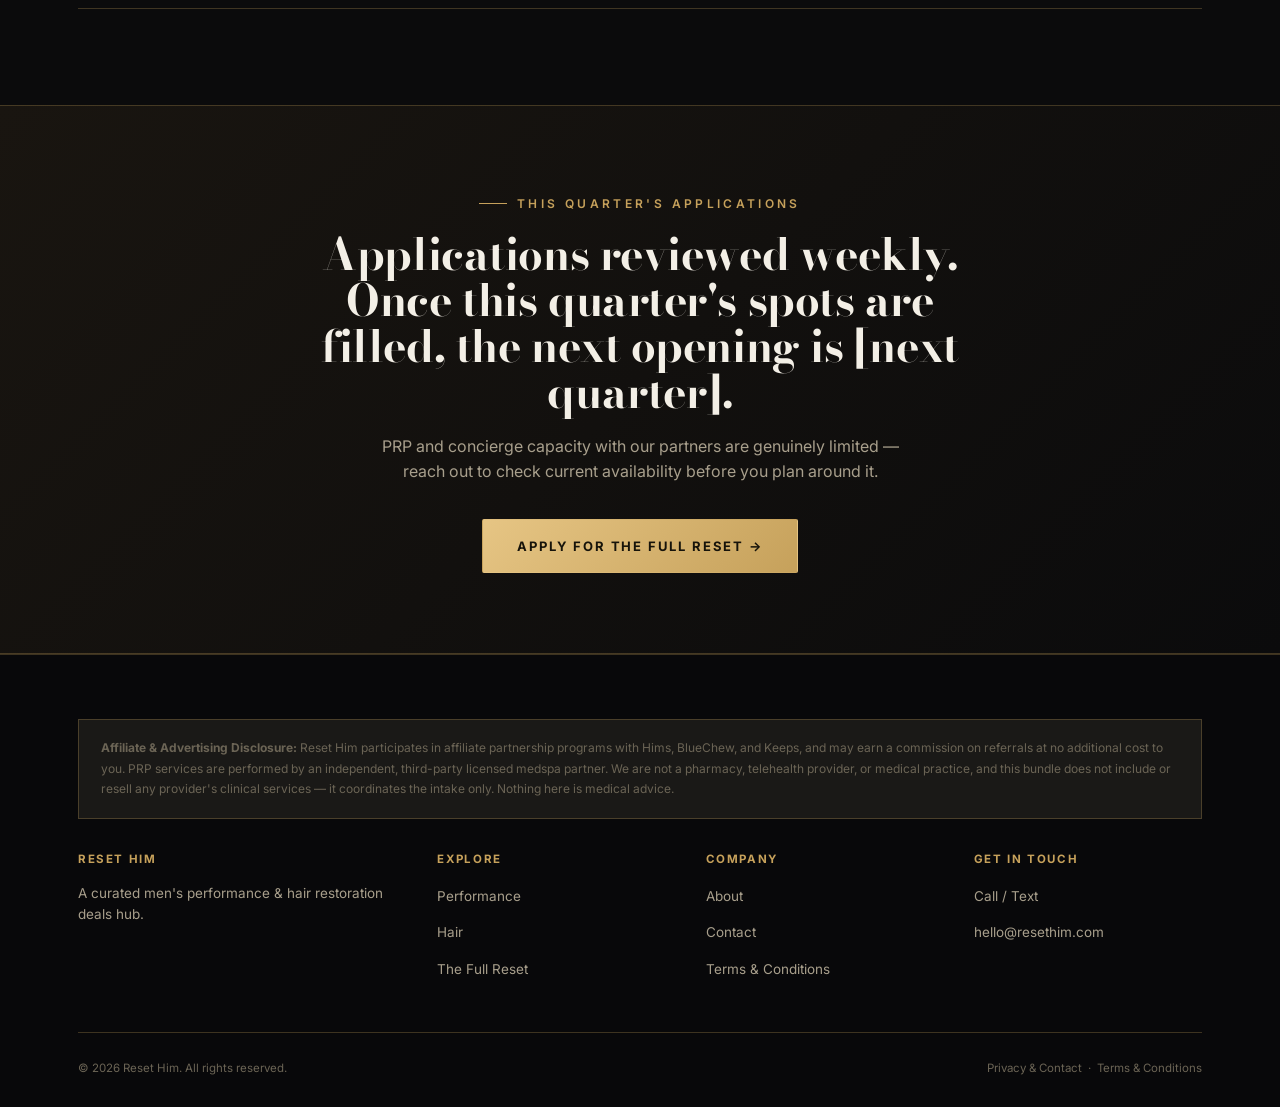
<file: the-full-reset/index.html>
<!DOCTYPE html>
<html lang="en">
<head>
<meta charset="UTF-8">
<meta name="viewport" content="width=device-width, initial-scale=1.0">
<title>The Full Reset — Reset Him</title>
<meta name="description" content="The signature bundled package: performance, hair, and a PRP consult, packaged into one priority intake.">
<link rel="icon" href="data:image/svg+xml,%3Csvg xmlns='http://www.w3.org/2000/svg' viewBox='0 0 100 100'%3E%3Crect width='100' height='100' fill='%230b0b0c'/%3E%3Ctext x='50' y='68' font-size='60' text-anchor='middle' fill='%23c6a15b' font-family='Georgia,serif'%3ER%3C/text%3E%3C/svg%3E">
<link rel="stylesheet" href="../css/style.css">
</head>
<body>

<header class="site-header">
  <nav class="nav">
    <a href="../index.html" class="logo">RESET <span>HIM</span></a>
    <ul class="nav-links">
      <li><a href="../performance/index.html">Performance</a></li>
      <li><a href="../hair/index.html">Hair</a></li>
      <li><a href="../the-full-reset/index.html" class="active">The Full Reset</a></li>
      <li><a href="../about/index.html">About</a></li>
      <li><a href="../contact/index.html">Contact</a></li>
    </ul>
    <div class="nav-cta">
      <a href="../contact/index.html" class="btn btn-outline btn-sm">Book a Consult</a>
      <button class="nav-toggle" aria-label="Menu"><span></span><span></span><span></span></button>
    </div>
  </nav>
</header>

<section class="hero" style="padding-bottom:70px;">
  <div class="container hero-grid">
    <div>
      <div class="eyebrow">Selective Access</div>
      <h1>This quarter, only a handful of men get in.</h1>
      <p class="lede">The Full Reset isn't sold. It's applied for. That works in your favor — it means everyone who gets in is serious, the providers give real attention, and the experience isn't watered down for volume.</p>
      <div class="hero-actions">
        <a href="#package" class="btn btn-gold">See What's Inside</a>
        <a href="../contact/index.html" class="btn btn-outline">Apply for The Full Reset →</a>
      </div>
      <div class="hero-badges">
        <span class="hero-badge"><svg viewBox="0 0 24 24" fill="none" stroke-width="1.6"><path d="M12 2l8 4v6c0 5-3.5 8.5-8 10-4.5-1.5-8-5-8-10V6l8-4z"/></svg>Priority booking</span>
        <span class="hero-badge"><svg viewBox="0 0 24 24" fill="none" stroke-width="1.6"><path d="M4 12l5 5L20 7"/></svg>Best combined value</span>
      </div>
    </div>
    <div class="hero-visual"><span class="monogram">R</span></div>
  </div>
</section>

<section class="section" id="package">
  <div class="container">
    <div class="section-head center" style="margin-left:auto;margin-right:auto;">
      <div class="eyebrow" style="justify-content:center;">What's Inside</div>
      <h2>Everything, coordinated.</h2>
      <p>The Full Reset isn't a new product — it's a single, priority intake across the partners and services you'd otherwise book separately.</p>
    </div>

    <div class="offer-card featured" style="max-width:760px;margin:0 auto;">
      <div class="offer-tag">Signature Bundle</div>
      <div class="offer-brand">The Full Reset — Complete Package</div>
      <h3>Here's what's inside:</h3>
      <ul class="offer-list" style="font-size:15.5px;">
        <li><svg viewBox="0 0 24 24" fill="none" stroke-width="2"><path d="M4 12l5 5L20 7"/></svg>Full PRP restoration series with a regional top-tier provider (<em>$XXX value</em>)</li>
        <li><svg viewBox="0 0 24 24" fill="none" stroke-width="2"><path d="M4 12l5 5L20 7"/></svg>Performance treatment access, physician-reviewed</li>
        <li><svg viewBox="0 0 24 24" fill="none" stroke-width="2"><path d="M4 12l5 5L20 7"/></svg>3-night curated experience — flights/stay coordinated, nothing left for you to plan (<em>$XXX value</em>)</li>
        <li><svg viewBox="0 0 24 24" fill="none" stroke-width="2"><path d="M4 12l5 5L20 7"/></svg>Direct concierge line to us — no waiting, no runaround</li>
      </ul>
      <div class="table-wrap" style="border:none;margin:6px 0 28px;">
        <table class="compare">
          <tbody>
            <tr><td>Total standalone value</td><td>$X,XXX+</td></tr>
            <tr><td>The Full Reset</td><td>$X,XXX</td></tr>
          </tbody>
        </table>
      </div>
      <a href="../contact/index.html" class="btn btn-gold btn-block">Apply for The Full Reset →</a>
      <!-- COMPLIANCE: fill in real $ values before publishing — a false "value vs. price" comparison is FTC-actionable. Also confirm the travel component, provider, and application review cadence below are real and something you can actually deliver. See README "Compliance notes". -->
      <div class="offer-fine">Each clinical service is billed and fulfilled directly by its independent provider (Hims, BlueChew, or our PRP medspa partner) at their standard pricing. "The Full Reset" packages the intake, coordination, and curated experience — it does not mark up or resell any provider's clinical services.</div>
    </div>
  </div>
</section>

<section class="section on-light alt">
  <div class="container">
    <div class="section-head center" style="margin-left:auto;margin-right:auto;">
      <div class="eyebrow" style="justify-content:center;">Why Bundle</div>
      <h2>One decision beats three half-decisions.</h2>
    </div>
    <div class="grid-3">
      <div class="step" style="background:#fff;border-color:var(--line-dark);">
        <div class="num">A</div>
        <h3 style="color:var(--ink-dark);">No Dropped Threads</h3>
        <p style="color:var(--muted-dark);">Book performance today and "get to hair later" usually means never. Bundling forces both onto the calendar at once.</p>
      </div>
      <div class="step" style="background:#fff;border-color:var(--line-dark);">
        <div class="num">B</div>
        <h3 style="color:var(--ink-dark);">Priority Access</h3>
        <p style="color:var(--muted-dark);">Full Reset intakes get priority scheduling with our PRP medspa partner over general walk-in requests.</p>
      </div>
      <div class="step" style="background:#fff;border-color:var(--line-dark);">
        <div class="num">C</div>
        <h3 style="color:var(--ink-dark);">One Point of Contact</h3>
        <p style="color:var(--muted-dark);">You deal with one person coordinating the whole thing — not three separate intake funnels with three separate logins.</p>
      </div>
    </div>
  </div>
</section>

<section class="section">
  <div class="container">
    <div class="section-head">
      <div class="eyebrow">Straight Talk</div>
      <h2>Questions guys actually ask</h2>
    </div>
    <div>
      <div class="faq-item open">
        <div class="faq-q"><span>Is The Full Reset a single payment?</span><span class="plus">+</span></div>
        <div class="faq-a"><p>No — you still pay each provider directly at their standard rate (Hims/BlueChew, Keeps, and the PRP medspa). "The Full Reset" is the coordinated intake and priority booking wrapped around those services, not a repackaged price.</p></div>
      </div>
      <div class="faq-item">
        <div class="faq-q"><span>Do I have to do all three at once?</span><span class="plus">+</span></div>
        <div class="faq-a"><p>You can stagger start dates, but the intake and PRP priority slot are reserved together — reach out on the <a href="../contact/index.html" style="color:var(--gold);">Contact</a> page and we'll sequence it around your schedule.</p></div>
      </div>
      <div class="faq-item">
        <div class="faq-q"><span>What if I only want one piece of it?</span><span class="plus">+</span></div>
        <div class="faq-a"><p>Totally fine — check out <a href="../performance/index.html" style="color:var(--gold);">Performance</a> or <a href="../hair/index.html" style="color:var(--gold);">Hair</a> individually. The bundle is for guys who know they want both.</p></div>
      </div>
      <div class="faq-item">
        <div class="faq-q"><span>How does the application process work?</span><span class="plus">+</span></div>
        <div class="faq-a"><p>Submit the form on our <a href="../contact/index.html" style="color:var(--gold);">Contact</a> page. Applications are reviewed weekly against this quarter's remaining PRP and concierge capacity — if there's a spot open for you, we follow up within one business day to confirm and schedule.</p></div>
      </div>
    </div>
  </div>
</section>

<section class="cta-band">
  <div class="container">
    <div class="eyebrow" style="justify-content:center;">This Quarter's Applications</div>
    <h2>Applications reviewed weekly. Once this quarter's spots are filled, the next opening is [next quarter].</h2>
    <p>PRP and concierge capacity with our partners are genuinely limited — reach out to check current availability before you plan around it.</p>
    <div class="hero-actions">
      <a href="../contact/index.html" class="btn btn-gold">Apply for The Full Reset →</a>
    </div>
  </div>
</section>

<footer class="site-footer">
  <div class="container">
    <div class="disclosure">
      <strong>Affiliate &amp; Advertising Disclosure:</strong> Reset Him participates in affiliate partnership programs with Hims, BlueChew, and Keeps, and may earn a commission on referrals at no additional cost to you. PRP services are performed by an independent, third-party licensed medspa partner. We are not a pharmacy, telehealth provider, or medical practice, and this bundle does not include or resell any provider's clinical services — it coordinates the intake only. Nothing here is medical advice.
    </div>
    <div class="footer-grid">
      <div>
        <h4>Reset Him</h4>
        <p>A curated men's performance &amp; hair restoration deals hub.</p>
      </div>
      <div>
        <h4>Explore</h4>
        <ul>
          <li><a href="../performance/index.html">Performance</a></li>
          <li><a href="../hair/index.html">Hair</a></li>
          <li><a href="../the-full-reset/index.html">The Full Reset</a></li>
        </ul>
      </div>
      <div>
        <h4>Company</h4>
        <ul>
          <li><a href="../about/index.html">About</a></li>
          <li><a href="../contact/index.html">Contact</a></li>
          <li><a href="../terms/index.html">Terms &amp; Conditions</a></li>
        </ul>
      </div>
      <div>
        <h4>Get In Touch</h4>
        <ul>
          <li><a href="tel:+10000000000">Call / Text</a></li>
          <li><a href="mailto:hello@resethim.com">hello@resethim.com</a></li>
        </ul>
      </div>
    </div>
    <div class="footer-bottom">
      <p>&copy; <span id="year"></span> Reset Him. All rights reserved.</p>
      <p><a href="../contact/index.html">Privacy &amp; Contact</a> &nbsp;·&nbsp; <a href="../terms/index.html">Terms &amp; Conditions</a></p>
    </div>
  </div>
</footer>

<script src="../js/main.js"></script>
<script>document.getElementById('year').textContent = new Date().getFullYear();</script>
</body>
</html>
</file>
<file: css/style.css>
/* ==========================================================================
   THE FULL RESET — shared stylesheet
   ========================================================================== */

@import url('https://fonts.googleapis.com/css2?family=Bodoni+Moda:ital,opsz,wght@0,6..96,400;0,6..96,500;0,6..96,700;0,6..96,900;1,6..96,500&family=Inter:wght@300;400;500;600;700;800&display=swap');

:root {
  --bg: #0b0b0c;
  --bg-alt: #141414;
  --bg-card: #1a1917;
  --paper: #f6f3ec;
  --paper-alt: #ece6d6;
  --ink: #f3efe6;
  --ink-dark: #15130f;
  --muted: #a89f8c;
  --muted-dark: #6b6455;
  --gold: #c6a15b;
  --gold-bright: #e6c584;
  --maroon: #7a2323;
  --line: rgba(198,161,91,0.28);
  --line-dark: rgba(21,19,15,0.14);
  --shadow: 0 20px 60px rgba(0,0,0,0.35);
  --radius: 2px;
  --maxw: 1180px;
}

* { box-sizing: border-box; }
html { scroll-behavior: smooth; }
body {
  margin: 0;
  background: var(--bg);
  color: var(--ink);
  font-family: 'Inter', -apple-system, BlinkMacSystemFont, 'Segoe UI', sans-serif;
  font-weight: 400;
  line-height: 1.6;
  -webkit-font-smoothing: antialiased;
}
img, svg { max-width: 100%; display: block; }
a { color: inherit; text-decoration: none; }
h1, h2, h3, h4 {
  font-family: 'Bodoni Moda', 'Georgia', serif;
  font-weight: 700;
  line-height: 1.05;
  margin: 0 0 .5em;
  letter-spacing: -0.01em;
}
p { margin: 0 0 1em; color: var(--muted); }
.on-light p { color: var(--muted-dark); }
ul { margin: 0; padding: 0; list-style: none; }
.container { max-width: var(--maxw); margin: 0 auto; padding: 0 28px; }
.section { padding: 96px 0; }
@media (max-width: 720px) { .section { padding: 64px 0; } }

.eyebrow {
  display: inline-flex;
  align-items: center;
  gap: 10px;
  font-family: 'Inter', sans-serif;
  font-size: 12px;
  letter-spacing: 0.28em;
  text-transform: uppercase;
  color: var(--gold);
  font-weight: 600;
  margin-bottom: 18px;
}
.eyebrow::before { content: ''; width: 28px; height: 1px; background: var(--gold); display: inline-block; }

.on-light { background: var(--paper); color: var(--ink-dark); }
.on-light h1, .on-light h2, .on-light h3, .on-light h4 { color: var(--ink-dark); }
.alt { background: var(--paper-alt); }

/* ---------- Buttons ---------- */
.btn {
  display: inline-flex;
  align-items: center;
  justify-content: center;
  gap: 10px;
  padding: 16px 34px;
  font-family: 'Inter', sans-serif;
  font-size: 13px;
  font-weight: 700;
  letter-spacing: 0.14em;
  text-transform: uppercase;
  border-radius: var(--radius);
  border: 1px solid transparent;
  cursor: pointer;
  transition: transform .18s ease, background .18s ease, color .18s ease, border-color .18s ease;
  white-space: nowrap;
}
.btn:hover { transform: translateY(-2px); }
.btn-gold { background: linear-gradient(135deg, var(--gold-bright), var(--gold)); color: #16130a; }
.btn-gold:hover { box-shadow: 0 10px 30px rgba(198,161,91,0.35); }
.btn-outline { background: transparent; color: var(--ink); border-color: rgba(243,239,230,0.35); }
.btn-outline:hover { border-color: var(--gold); color: var(--gold-bright); }
.btn-outline.on-light-btn { color: var(--ink-dark); border-color: rgba(21,19,15,0.3); }
.btn-outline.on-light-btn:hover { border-color: var(--maroon); color: var(--maroon); }
.btn-maroon { background: var(--maroon); color: var(--ink); }
.btn-maroon:hover { box-shadow: 0 10px 30px rgba(122,35,35,0.45); }
.btn-block { width: 100%; }
.btn-sm { padding: 11px 22px; font-size: 11px; }

/* ---------- Nav ---------- */
.site-header {
  position: sticky;
  top: 0;
  z-index: 100;
  background: rgba(11,11,12,0.86);
  backdrop-filter: blur(10px);
  border-bottom: 1px solid var(--line);
}
.nav {
  display: flex;
  align-items: center;
  justify-content: space-between;
  padding: 18px 28px;
  max-width: var(--maxw);
  margin: 0 auto;
}
.logo {
  font-family: 'Bodoni Moda', serif;
  font-size: 20px;
  font-weight: 700;
  letter-spacing: 0.04em;
  color: var(--ink);
}
.logo span { color: var(--gold); }
.nav-links {
  display: flex;
  gap: 34px;
  align-items: center;
}
.nav-links a {
  font-size: 12px;
  letter-spacing: 0.16em;
  text-transform: uppercase;
  font-weight: 600;
  color: var(--muted);
  transition: color .18s ease;
  padding: 6px 0;
  border-bottom: 1px solid transparent;
}
.nav-links a:hover, .nav-links a.active { color: var(--gold-bright); border-color: var(--gold); }
.nav-cta { display: flex; align-items: center; gap: 14px; }
.nav-toggle {
  display: none;
  flex-direction: column;
  gap: 5px;
  background: none;
  border: none;
  cursor: pointer;
  padding: 6px;
}
.nav-toggle span { width: 24px; height: 1.5px; background: var(--ink); display: block; }

@media (max-width: 920px) {
  .nav-links { position: fixed; top: 68px; left: 0; right: 0; background: var(--bg-alt); flex-direction: column; gap: 0; border-bottom: 1px solid var(--line); max-height: 0; overflow: hidden; transition: max-height .25s ease; }
  .nav-links.open { max-height: 400px; }
  .nav-links a { width: 100%; padding: 16px 28px; border-bottom: 1px solid rgba(255,255,255,0.06); }
  .nav-toggle { display: flex; }
  .nav-cta .btn-outline { display: none; }
}

/* ---------- Hero ---------- */
.hero {
  position: relative;
  padding: 120px 0 90px;
  overflow: hidden;
  background:
    radial-gradient(ellipse 900px 500px at 80% -10%, rgba(198,161,91,0.16), transparent 60%),
    radial-gradient(ellipse 700px 500px at 0% 110%, rgba(122,35,35,0.14), transparent 60%),
    var(--bg);
  border-bottom: 1px solid var(--line);
}
.hero-grid { display: grid; grid-template-columns: 1.1fr 0.9fr; gap: 60px; align-items: center; }
@media (max-width: 900px) { .hero-grid { grid-template-columns: 1fr; } }
.hero h1 { font-size: clamp(40px, 6vw, 74px); }
.hero .lede { font-size: 19px; max-width: 46ch; }
.hero-actions { display: flex; gap: 16px; flex-wrap: wrap; margin-top: 32px; }
.hero-badges { display: flex; gap: 22px; flex-wrap: wrap; margin-top: 44px; }
.hero-badge { display: flex; align-items: center; gap: 8px; font-size: 11px; letter-spacing: 0.1em; text-transform: uppercase; color: var(--muted); }
.hero-badge svg { width: 16px; height: 16px; stroke: var(--gold); flex-shrink: 0; }

.hero-visual {
  position: relative;
  aspect-ratio: 4/5;
  border: 1px solid var(--line);
  border-radius: var(--radius);
  background: linear-gradient(155deg, #201d18 0%, #0b0b0c 60%);
  display: flex;
  align-items: center;
  justify-content: center;
  overflow: hidden;
}
.hero-visual::before {
  content: '';
  position: absolute; inset: 0;
  background: repeating-linear-gradient(115deg, rgba(198,161,91,0.06) 0 2px, transparent 2px 34px);
}
.hero-visual .monogram { font-family: 'Bodoni Moda', serif; font-size: 130px; color: var(--gold); opacity: 0.85; position: relative; z-index: 1; }

/* ---------- Marquee / trust strip ---------- */
.trust-strip { border-bottom: 1px solid var(--line-dark); background: var(--paper-alt); padding: 22px 0; }
.trust-strip .container { display: flex; justify-content: space-between; flex-wrap: wrap; gap: 16px 30px; }
.trust-strip span { font-size: 11px; letter-spacing: 0.16em; text-transform: uppercase; color: var(--muted-dark); font-weight: 600; }

/* ---------- Section headers ---------- */
.section-head { max-width: 640px; margin-bottom: 56px; }
.section-head.center { margin-left: auto; margin-right: auto; text-align: center; }
.section-head h2 { font-size: clamp(30px, 4vw, 46px); }

/* ---------- Steps ---------- */
.steps { display: grid; grid-template-columns: repeat(3, 1fr); gap: 28px; }
@media (max-width: 800px) { .steps { grid-template-columns: 1fr; } }
.step { border: 1px solid var(--line); padding: 34px 28px; position: relative; background: var(--bg-card); }
.step .num { font-family: 'Bodoni Moda', serif; font-size: 46px; color: var(--gold); opacity: 0.5; margin-bottom: 10px; }
.step h3 { font-size: 21px; margin-bottom: 10px; }
.step p { margin: 0; font-size: 14.5px; }

/* ---------- Offer cards ---------- */
.offers { display: grid; grid-template-columns: repeat(2, 1fr); gap: 28px; }
@media (max-width: 800px) { .offers { grid-template-columns: 1fr; } }
.offers-3 { display: grid; grid-template-columns: repeat(3, 1fr); gap: 24px; align-items: start; }
@media (max-width: 980px) { .offers-3 { grid-template-columns: 1fr; } }
.offer-tag.voucher { background: var(--maroon); color: var(--ink); }
/* .offer-card always has a dark background regardless of its parent section, so its headings must stay light even inside .on-light sections */
.on-light .offer-card h3, .on-light .offer-card h4 { color: var(--ink); }
.offer-alt-link { display: block; font-size: 12px; color: var(--gold); margin-top: 10px; }
.offer-alt-link:hover { color: var(--gold-bright); }
.offer-card {
  border: 1px solid var(--line);
  background: var(--bg-card);
  padding: 38px 34px;
  display: flex;
  flex-direction: column;
  position: relative;
  transition: transform .2s ease, border-color .2s ease;
}
.offer-card:hover { transform: translateY(-4px); border-color: var(--gold); }
.offer-card.featured { border-color: var(--gold); box-shadow: var(--shadow); }
.offer-tag {
  position: absolute; top: -13px; left: 34px;
  background: var(--gold); color: #16130a;
  font-size: 10.5px; letter-spacing: 0.12em; text-transform: uppercase; font-weight: 700;
  padding: 6px 14px;
}
.offer-brand { font-size: 12px; letter-spacing: 0.18em; text-transform: uppercase; color: var(--gold); font-weight: 700; margin-bottom: 12px; }
.offer-card h3 { font-size: 28px; margin-bottom: 8px; }
.offer-price { display: flex; align-items: baseline; gap: 10px; margin: 14px 0 20px; }
.offer-price .was { text-decoration: line-through; color: var(--muted); font-size: 15px; }
.offer-price .now { font-family: 'Bodoni Moda', serif; font-size: 34px; color: var(--ink); }
.offer-price .per { font-size: 12px; color: var(--muted); text-transform: uppercase; letter-spacing: 0.08em; }
.offer-list { margin: 0 0 26px; display: flex; flex-direction: column; gap: 10px; }
.offer-list li { display: flex; gap: 10px; font-size: 14.5px; color: var(--muted); align-items: flex-start; }
.offer-list li svg { width: 16px; height: 16px; stroke: var(--gold); flex-shrink: 0; margin-top: 3px; }
.offer-card .btn { margin-top: auto; }
.offer-fine { font-size: 11px; color: var(--muted-dark); margin-top: 14px; }

/* ---------- Comparison table ---------- */
.table-wrap { overflow-x: auto; border: 1px solid var(--line); }
table.compare { width: 100%; border-collapse: collapse; min-width: 560px; }
table.compare th, table.compare td { padding: 18px 22px; text-align: left; border-bottom: 1px solid var(--line); font-size: 14px; }
table.compare th { font-family: 'Inter', sans-serif; text-transform: uppercase; letter-spacing: 0.1em; font-size: 11.5px; color: var(--gold); background: var(--bg-card); }
table.compare td:first-child { color: var(--ink); font-weight: 600; }
table.compare tr:last-child td { border-bottom: none; }
table.compare td { color: var(--muted); }

/* ---------- FAQ ---------- */
.faq-item { border-bottom: 1px solid var(--line); }
.faq-q {
  display: flex; align-items: center; justify-content: space-between;
  padding: 24px 4px; cursor: pointer; font-weight: 600; font-size: 16.5px;
  color: var(--ink);
}
.on-light .faq-q { color: var(--ink-dark); }
.faq-q .plus { color: var(--gold); font-size: 22px; font-family: 'Bodoni Moda', serif; transition: transform .2s ease; }
.faq-item.open .plus { transform: rotate(45deg); }
.faq-a { max-height: 0; overflow: hidden; transition: max-height .25s ease; }
.faq-a p { padding: 0 4px 22px; font-size: 14.5px; max-width: 68ch; }
.faq-item.open .faq-a { max-height: 300px; }

/* ---------- Pull quote / testimonial template ---------- */
.pull-quote { border-left: 2px solid var(--gold); padding: 4px 0 4px 28px; margin: 0; }
.pull-quote p { font-family: 'Bodoni Moda', serif; font-style: italic; font-size: 22px; color: var(--ink); line-height: 1.5; }
.on-light .pull-quote p { color: var(--ink-dark); }
.pull-quote cite { font-style: normal; font-size: 11.5px; letter-spacing: 0.1em; text-transform: uppercase; color: var(--muted); }

/* ---------- Cards / grid generic ---------- */
.grid-3 { display: grid; grid-template-columns: repeat(3, 1fr); gap: 28px; }
.grid-2 { display: grid; grid-template-columns: repeat(2, 1fr); gap: 40px; }
@media (max-width: 800px) { .grid-3, .grid-2 { grid-template-columns: 1fr; } }

/* ---------- CTA banner ---------- */
.cta-band {
  background: linear-gradient(135deg, #191510, #0b0b0c);
  border-top: 1px solid var(--line);
  border-bottom: 1px solid var(--line);
  padding: 80px 0;
  text-align: center;
}
.cta-band h2 { font-size: clamp(28px, 4vw, 44px); max-width: 720px; margin: 0 auto 18px; }
.cta-band p { max-width: 560px; margin: 0 auto 34px; }
.cta-band .hero-actions { justify-content: center; }

/* ---------- Footer ---------- */
.site-footer { background: #08080a; border-top: 1px solid var(--line); padding: 64px 0 30px; }
.footer-grid { display: grid; grid-template-columns: 1.4fr 1fr 1fr 1fr; gap: 40px; margin-bottom: 50px; }
@media (max-width: 800px) { .footer-grid { grid-template-columns: 1fr 1fr; } }
.footer-grid h4 { font-family: 'Inter', sans-serif; font-size: 11.5px; letter-spacing: 0.14em; text-transform: uppercase; color: var(--gold); margin-bottom: 18px; }
.footer-grid ul { display: flex; flex-direction: column; gap: 11px; }
.footer-grid a, .footer-grid p { font-size: 13.5px; color: var(--muted); }
.footer-grid a:hover { color: var(--gold-bright); }
.footer-bottom { border-top: 1px solid var(--line); padding-top: 26px; display: flex; justify-content: space-between; flex-wrap: wrap; gap: 14px; }
.footer-bottom p { font-size: 11.5px; color: var(--muted-dark); margin: 0; max-width: 900px; }
.disclosure {
  background: var(--bg-card); border: 1px solid var(--line); padding: 18px 22px;
  font-size: 12px; color: var(--muted-dark); margin-bottom: 34px; line-height: 1.7;
}

/* ---------- Form ---------- */
.form { display: flex; flex-direction: column; gap: 18px; }
.form-row { display: grid; grid-template-columns: 1fr 1fr; gap: 18px; }
@media (max-width: 640px) { .form-row { grid-template-columns: 1fr; } }
label { display: block; font-size: 11.5px; letter-spacing: 0.1em; text-transform: uppercase; color: var(--gold); margin-bottom: 8px; font-weight: 600; }
input, select, textarea {
  width: 100%; background: var(--bg-card); border: 1px solid var(--line);
  color: var(--ink); padding: 14px 16px; font-family: 'Inter', sans-serif; font-size: 14.5px;
  border-radius: var(--radius);
}
.on-light input, .on-light select, .on-light textarea { background: #fff; border-color: var(--line-dark); color: var(--ink-dark); }
input:focus, select:focus, textarea:focus { outline: none; border-color: var(--gold); }
textarea { resize: vertical; min-height: 110px; }
.field-note { font-size: 11.5px; color: var(--muted-dark); margin-top: -8px; }
.hp-field { position: absolute; left: -9999px; }
.form-success { display: none; padding: 20px 22px; background: rgba(198,161,91,0.12); border: 1px solid var(--gold); color: var(--ink); font-size: 14px; }
.form-success.show { display: block; }

/* ---------- Contact tiles ---------- */
.contact-tiles { display: grid; grid-template-columns: repeat(3, 1fr); gap: 24px; }
@media (max-width: 800px) { .contact-tiles { grid-template-columns: 1fr; } }
.contact-tile { border: 1px solid var(--line); padding: 30px; text-align: center; background: var(--bg-card); }
.contact-tile svg { width: 30px; height: 30px; stroke: var(--gold); margin: 0 auto 16px; }
.contact-tile h3 { font-size: 18px; margin-bottom: 8px; }
.contact-tile p { font-size: 13.5px; margin-bottom: 18px; }

/* ---------- Utility ---------- */
.tag-row { display: flex; gap: 10px; flex-wrap: wrap; margin-bottom: 20px; }
.pill { border: 1px solid var(--line); padding: 6px 14px; font-size: 11px; letter-spacing: 0.08em; text-transform: uppercase; color: var(--gold); }
.center { text-align: center; }
.mt-0 { margin-top: 0; }
.divider { height: 1px; background: var(--line); border: none; margin: 60px 0; }
.small-print { font-size: 11.5px; color: var(--muted-dark); }
</file>
